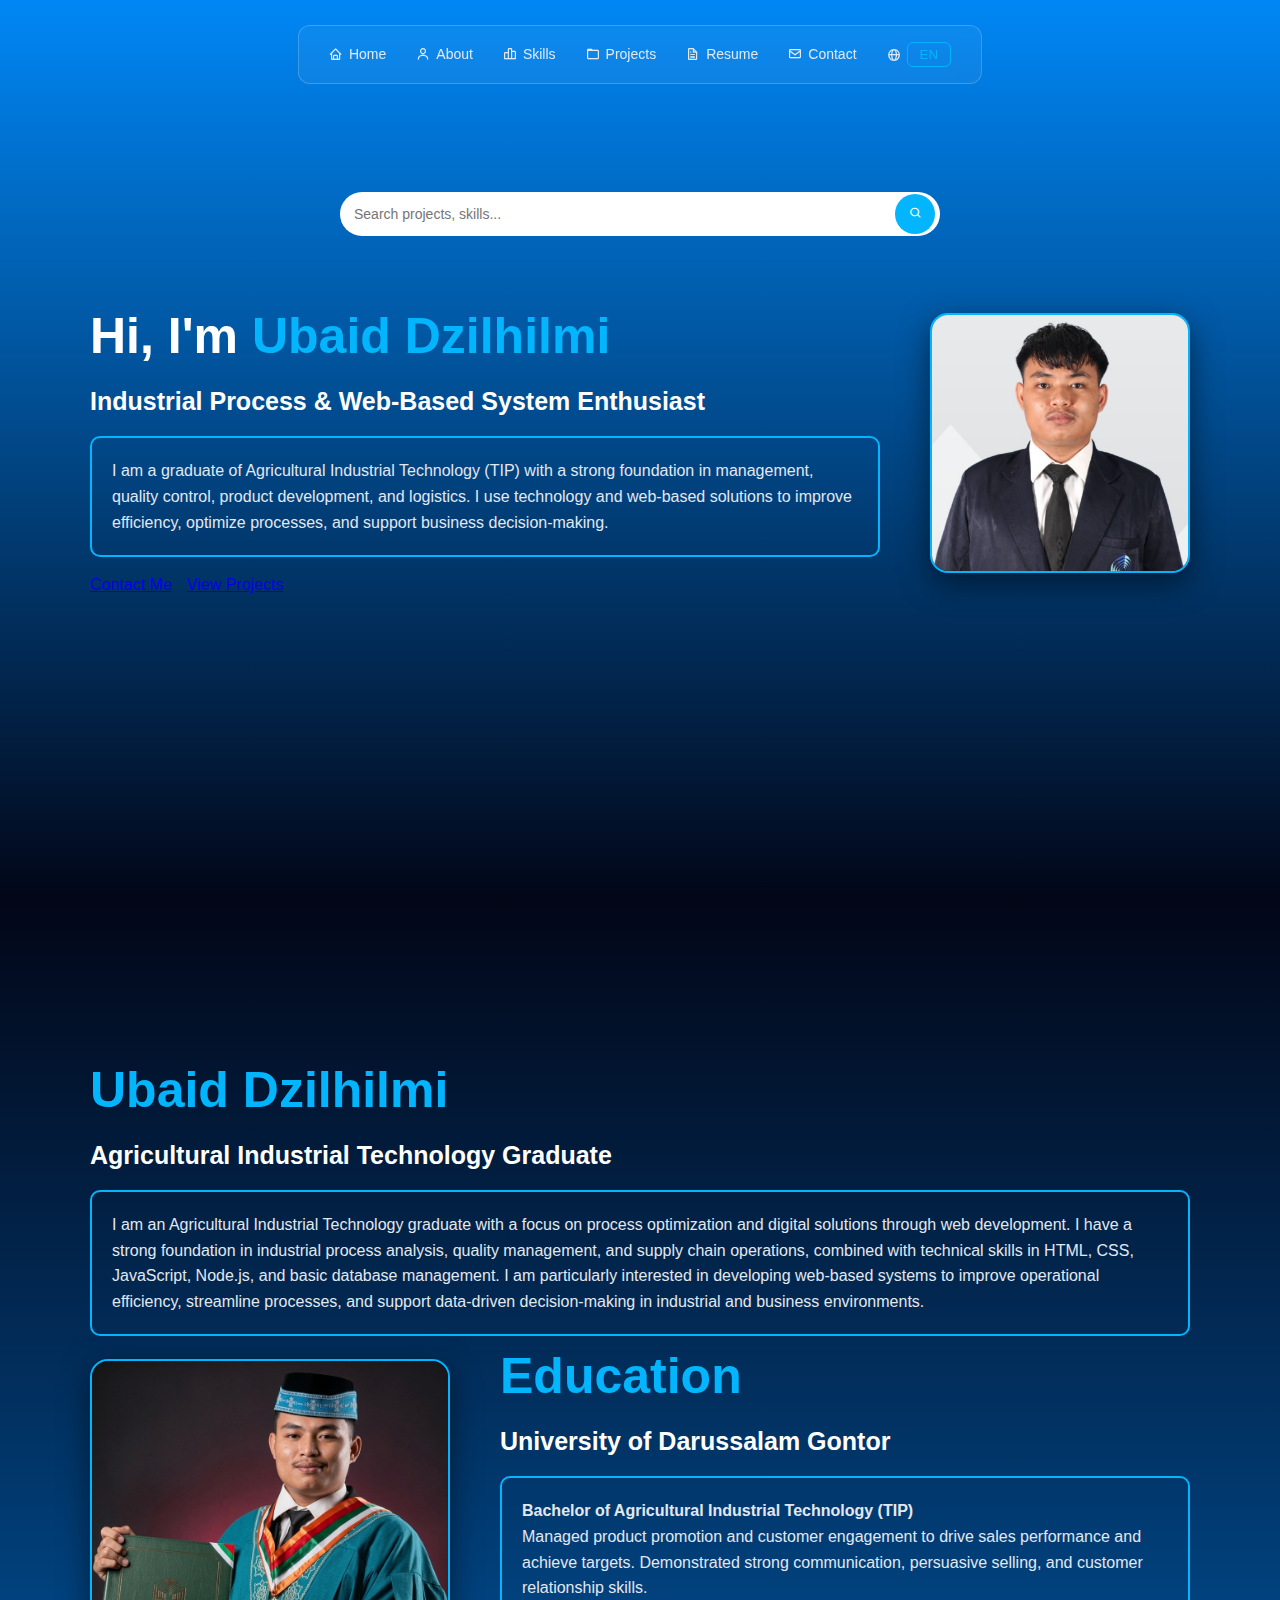
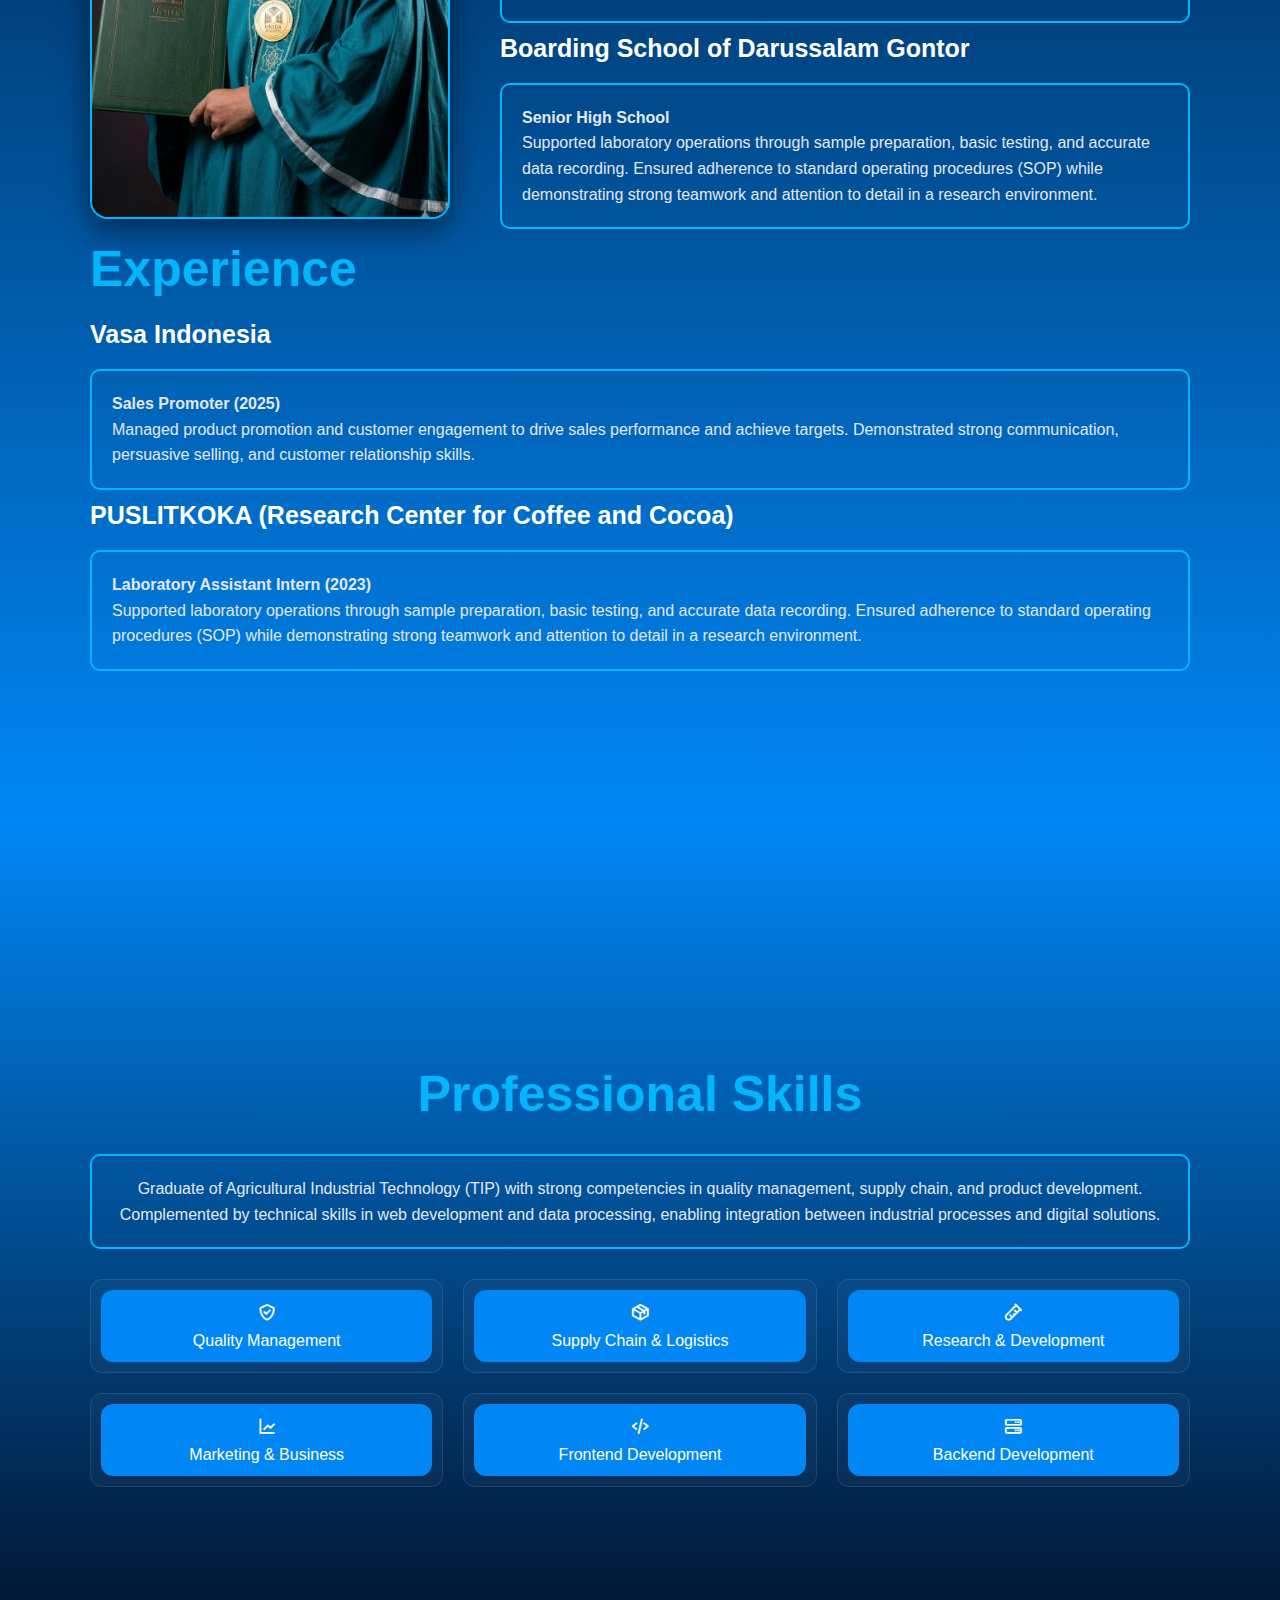
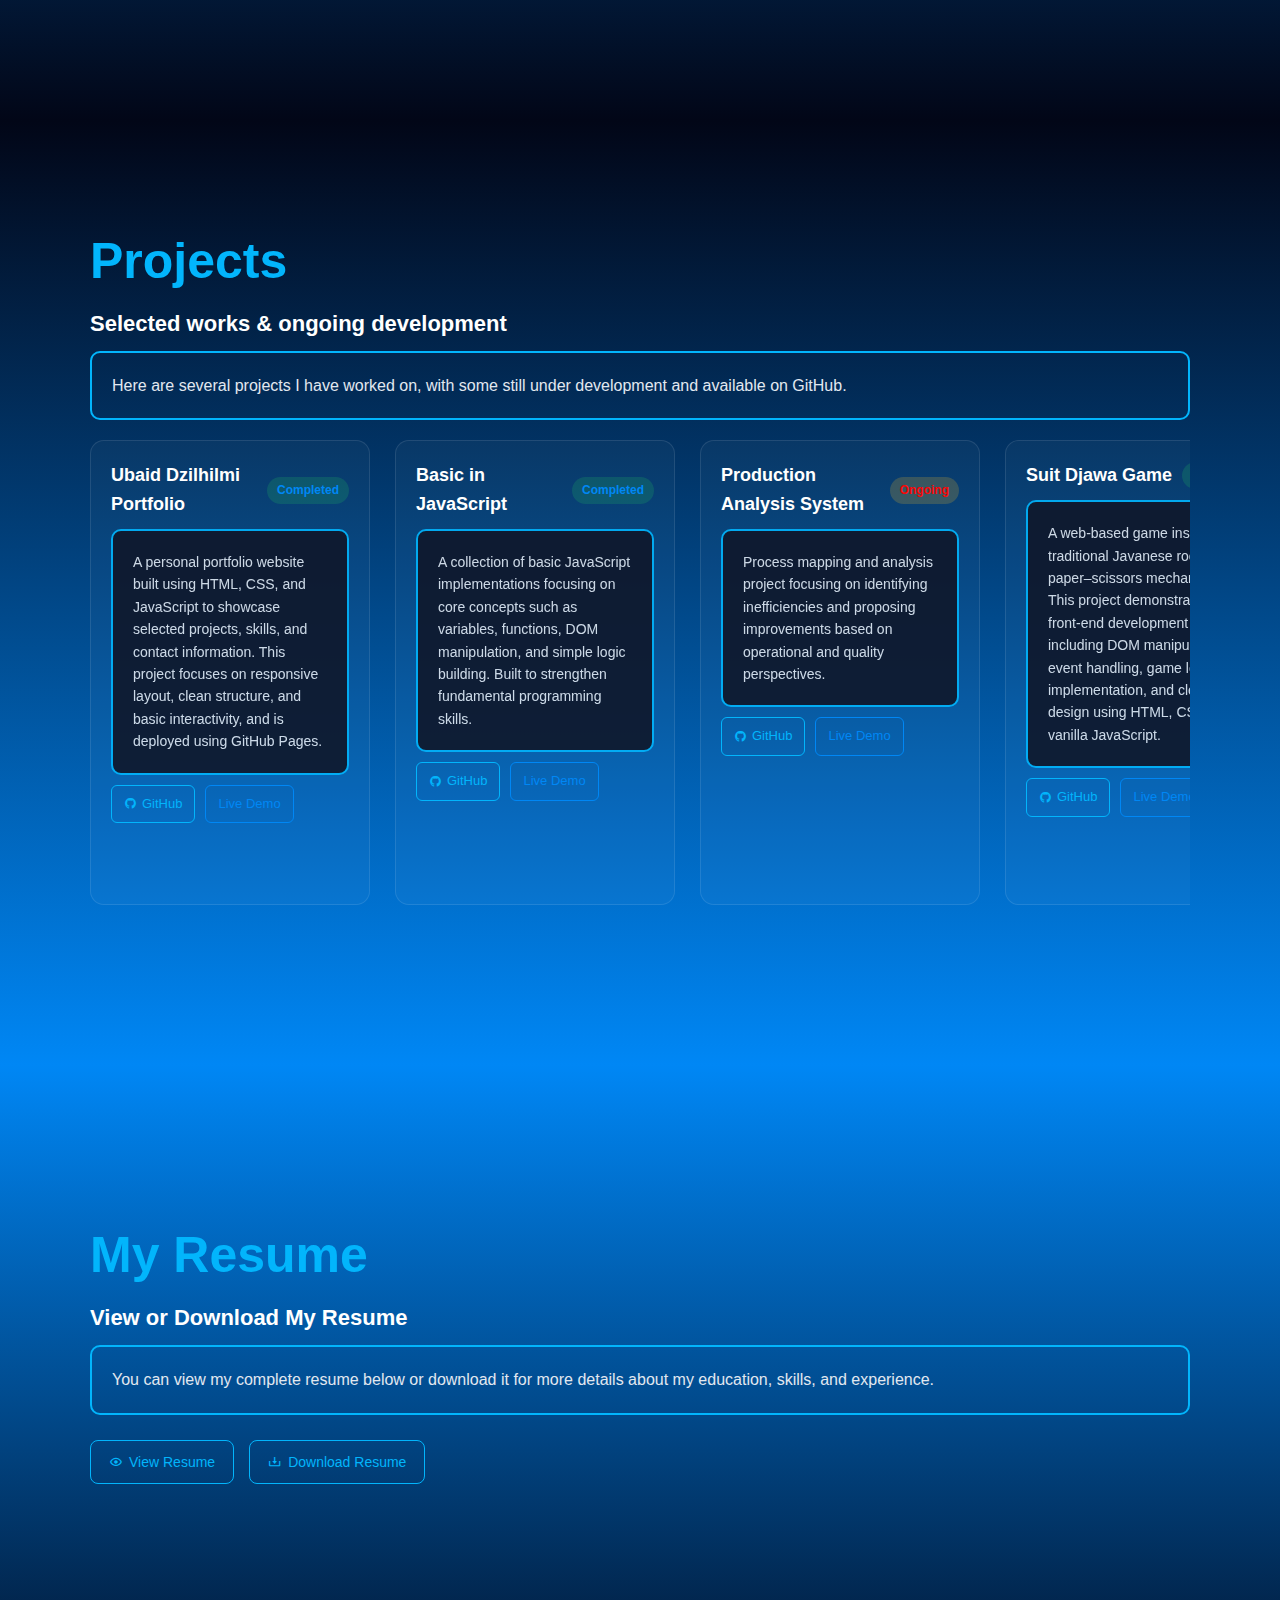
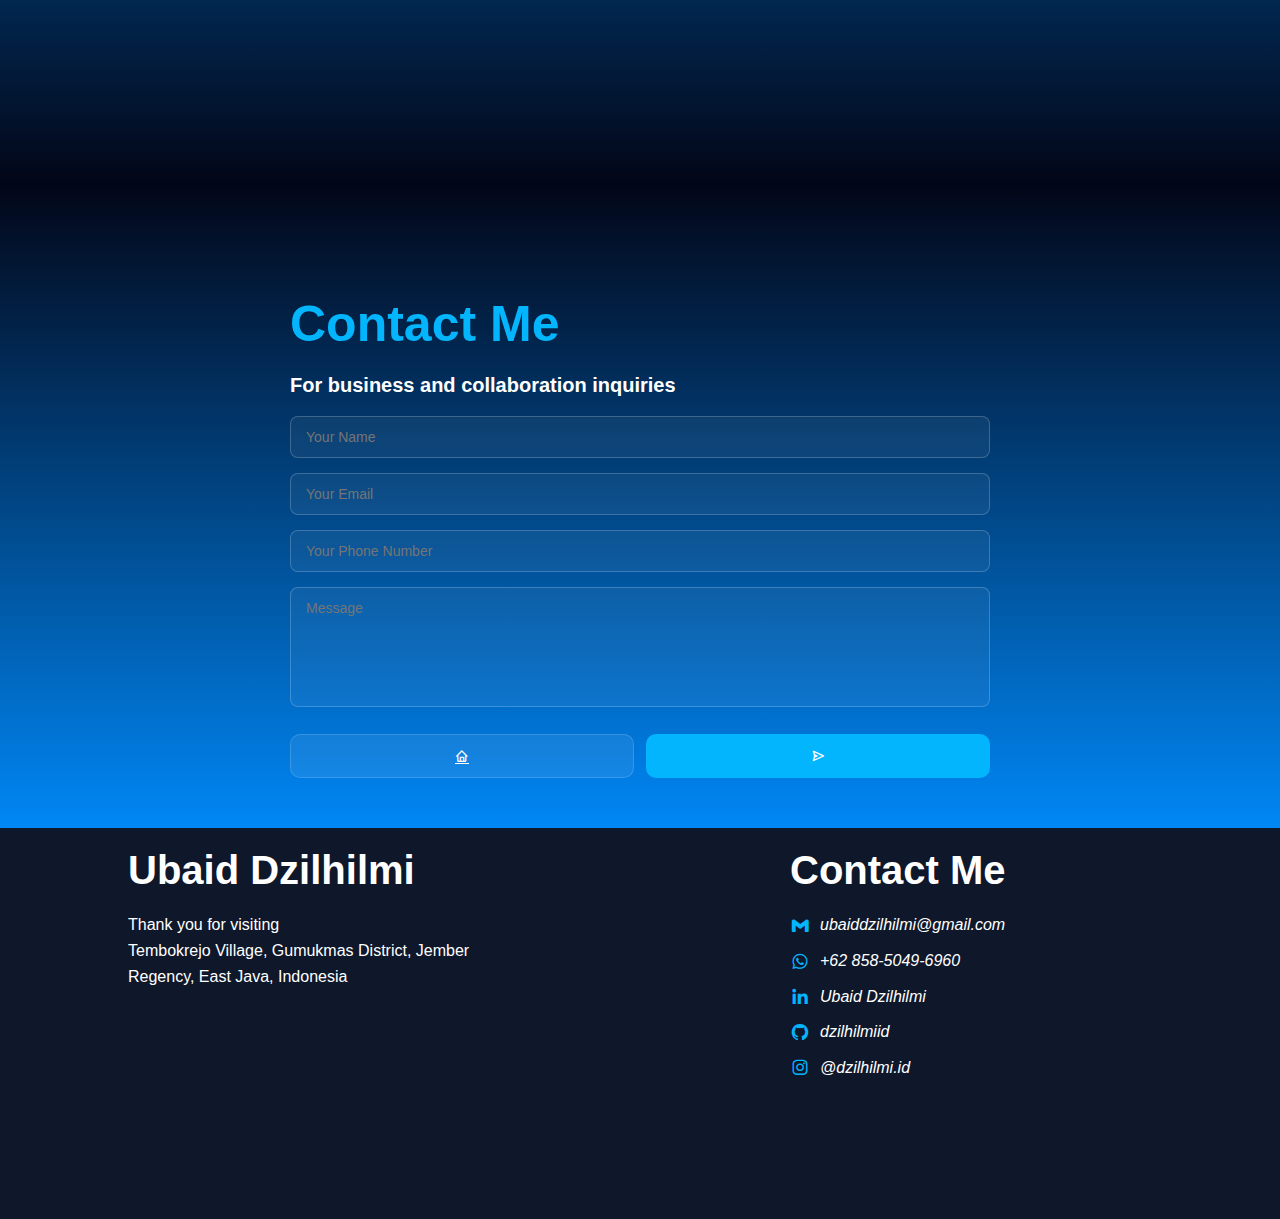
<file: index.html>
<!DOCTYPE html>
<html lang="en">
<head>
  <meta charset="UTF-8">
  <title>Ubaid Dzilhilmi | Portfolio</title>
  <meta name="viewport" content="width=device-width, initial-scale=1">
  <link rel="stylesheet" href="./public/index.css">
  <link href="https://unpkg.com/boxicons@2.1.4/css/boxicons.min.css" rel="stylesheet">
</head>

<body>
  <nav class="navbar">
    <div class="nav-menu">
      <a href="#home" class="nav-item"> 
        <i class='bx bx-home'></i> 
        <span>Home</span>
      </a> 
      <a href="#about" class="nav-item"> 
        <i class='bx bx-user'></i> 
        <span>About</span> 
      </a> 
      <a href="#skill" class="nav-item"> 
        <i class='bx bx-bar-chart-alt-2'></i> 
        <span>Skills</span> 
      </a> 
      <a href="#project" class="nav-item"> 
        <i class='bx bx-folder'></i> 
        <span>Projects</span> 
      </a> 
      <a href="#resume" class="nav-item"> 
        <i class='bx bx-file'></i> 
        <span>Resume</span> 
      </a> 
      <a href="#contact" class="nav-item"> 
        <i class='bx bx-envelope'></i> 
        <span>Contact</span> 
      </a>
    </div>
    <div class="nav-item language-toggle">
      <i class='bx bx-globe'></i>
      <button id="langToggle">EN</button>
    </div>
    <div class="menu-toggle">
      <i class='bx bx-menu'></i>
    </div>
  </nav>

  <main>
  <section id="home" class="home">
    <div class="search-box">
      <input type="text" id="searchInput" placeholder="Search projects, skills...">
        <button type="button" id="searchBtn">
          <i class='bx bx-search'></i>
        </button>
    </div>
    <div class="section-home">
      <div class="content">
        <div class="content-left">
          <h1>Hi, I'm <span>Ubaid Dzilhilmi</span></h1>
          <h3>
            Industrial Process & Web-Based System Enthusiast
          </h3>
          <p>
            I am a graduate of Agricultural Industrial Technology (TIP) with a strong foundation in
            management, quality control, product development, and logistics.
            I use technology and web-based solutions to improve efficiency,
            optimize processes, and support business decision-making.
          </p>
           <div class="index-btn">
          <a href="#contact">Contact Me</a>
          <a href="#project">View Projects</a>
        </div>
        </div>
       
        <div class="content-right">
            <img src="./public/ubaiddzilhilmi.jpg" alt="Ubaid Dzilhilmi">
        </div>
      </div>
    </div>
  </section>
  </main>

  <section id="about" class="about">
    <div class="section-about">
      <div class="content">
      <div class="content-right">
        <h1>Ubaid Dzilhilmi</h1>
        <h3>
          Agricultural Industrial Technology Graduate
        </h3>

        <p>
            I am an Agricultural Industrial Technology graduate with a focus on process optimization and digital solutions through web development.
            I have a strong foundation in industrial process analysis, quality management, and supply chain operations, combined with technical skills in HTML, CSS, JavaScript, Node.js, and basic database management.
            I am particularly interested in developing web-based systems to improve operational efficiency, streamline processes, and support data-driven decision-making in industrial and business environments.
        </p>
        </div>
      </div>
    </div>
    <div class="section-about">
    <div class="content">
      <div class="content-left">
        <img src="./public/ubaiddzilhilmi.png" alt="foto wisuda">
      </div>
      <div class="content-right">
        <h1>Education</h1>
        <h3>University of Darussalam Gontor</h3>
        
        <p>
          <b>Bachelor of Agricultural Industrial Technology (TIP)</b>
          <br>
          Managed product promotion and customer engagement to drive sales performance and achieve targets. Demonstrated strong communication, persuasive selling, and customer relationship skills.        
        </p>
        
        <h3>Boarding School of Darussalam Gontor</h3>
        <p>
          <b>Senior High School</b>
          <br>
          Supported laboratory operations through sample preparation, basic testing, and accurate data recording. Ensured adherence to standard operating procedures (SOP) while demonstrating strong teamwork and attention to detail in a research environment.        
        </p>
      </div>
    </div>

    <div class="section-about">
      <div class="content">
        <div class="content-right">
        <h1>Experience</h1>
        <h3>Vasa Indonesia</h3>
        
        <p>
          <b>Sales Promoter (2025)</b>
          <br>
          Managed product promotion and customer engagement to drive sales performance and achieve targets. Demonstrated strong communication, persuasive selling, and customer relationship skills.        
        </p>
        
        <h3>PUSLITKOKA (Research Center for Coffee and Cocoa)</h3>
        <p>
          <b>Laboratory Assistant Intern (2023)</b>
          <br>
          Supported laboratory operations through sample preparation, basic testing, and accurate data recording. Ensured adherence to standard operating procedures (SOP) while demonstrating strong teamwork and attention to detail in a research environment.        
        </p>
        </div>
      </div>
    </div>
  </section>
  
  <section id="skill" class="skill">
    <div class="section-skill">
      <div class="content">

        <h1>Professional Skills</h1>

        <p class="skill-summary">
          Graduate of Agricultural Industrial Technology (TIP) with strong competencies in 
          quality management, supply chain, and product development. 
          Complemented by technical skills in web development and data processing, 
          enabling integration between industrial processes and digital solutions.
        </p>

        <div class="skills-container">
          <div class="skill-item">
            <button class="skill-btn">
              <i class='bx bx-check-shield'></i>
              Quality Management</button>
            <div class="skill-content">
              <ul>
                <li>Quality Control & Assurance</li>
                <li>Quality Tools: FMEA, SPC, 7 QC Tools, Root Cause Analysis</li>
                <li>QMS: ISO 9001, SOP Documentation, Internal Audit</li>
                <li>Soft Skills: Analytical Thinking, Attention to Detail, Problem Solving</li>
              </ul>
            </div>
          </div>

          <div class="skill-item">
            <button class="skill-btn">
              <i class='bx bx-package'></i>
              Supply Chain & Logistics
            </button>
            <div class="skill-content">
              <ul>
                <li>Supply Chain Planning: Demand Forecasting, Inventory Planning</li>
                <li>Warehouse: FIFO/FEFO, Stock Opname, Warehouse Operations</li>
                <li>Inventory Management: EOQ, Safety Stock, Reorder Point</li>
                <li>Tools: Microsoft Excel, ERP (SAP/Odoo)</li>
                <li>Soft Skills: Analytical Thinking, Problem Solving, Communication</li>
              </ul>
            </div>
          </div>

          <div class="skill-item">
            <button class="skill-btn">
              <i class='bx bx-test-tube'></i>
              Research & Development
            </button>
            <div class="skill-content">
              <ul>
                <li>R&D Process: Product Development, Reformulation, Experimental Design</li>
                <li>Analysis: Design of Experiments (DOE), Data Analysis (Excel)</li>
                <li>Testing: Quality Testing, Shelf Life Analysis, Organoleptic Test</li>
                <li>Documentation: SOP Development, Research Reporting</li>
                <li>Soft Skills: Critical Thinking, Creativity, Problem Solving</li>
              </ul>
            </div>
          </div>

          <div class="skill-item">
            <button class="skill-btn">
              <i class='bx bx-line-chart'></i>
              Marketing & Business
            </button>
            <div class="skill-content">
              <ul>
                <li>Market Research: Customer Analysis, Competitor Analysis</li>
                <li>Content: Copywriting, Content Creation, Storytelling</li>
                <li>Digital Marketing: Social Media Marketing, Content Strategy, SEO</li>
                <li>Soft Skills: Creativity, Communication, Persuasion</li>
              </ul>
            </div>
          </div>

          <div class="skill-item">
            <button class="skill-btn">
              <i class='bx bx-code-alt'></i>
              Frontend Development
            </button>
            <div class="skill-content">
              <ul>
                <li>HTML, CSS, JavaScript (Responsive Design)</li>
                <li>DOM Manipulation & Event Handling</li>
                <li>UI Frameworks: Bootstrap</li>
                <li>Basic React.js</li>
                <li>UI/UX Principles (User-Centered Design)</li>
                <li>Tools: VS Code, Git</li>
              </ul>
            </div>
          </div>
          <div class="skill-item">
            <button class="skill-btn">
              <i class='bx bx-server'></i>
              Backend Development 
            </button>
            <div class="skill-content">
              <ul>
                <li>Node.js (Basic)</li>
                <li>Express.js (Routing & API)</li>
                <li>RESTful API Development (Basic)</li>
                <li>Authentication (Session / Basic Auth)</li>
                <li>Database Integration (MySQL, PostgreSQL)</li>
                <li>CRUD Operations</li>
              </ul>
            </div>
          </div>
        </div>
      </div>
    </div>
  </section>
  
  <section id="project" class="project">
    <div class="section-project">
      <div class="content">
        <h1>Projects</h1>
        <h3>Selected works & ongoing development</h3>
        <p>
          Here are several projects I have worked on, with some still under development and available on GitHub.
        </p>
      </div>

    <div class="page-body">

      <div class="projects-grid">

        <div class="project-card">
          <div class="project-header">
            <h4>Ubaid Dzilhilmi Portfolio</h4>
            <span class="project-badge completed">Completed</span>
          </div>

          <p class="project-desc">
            A personal portfolio website built using HTML, CSS, and JavaScript to showcase
            selected projects, skills, and contact information. This project focuses on
            responsive layout, clean structure, and basic interactivity, and is deployed
            using GitHub Pages.
          </p>

          <div class="project-actions">
            <a href="https://github.com/dzilhilmiid/latihan-24"
               target="_blank"
               class="project-link">
              <i class='bx bxl-github'></i> GitHub
            </a>
            <a href="https://example.com"
               target="_blank"
               class="project-link demo">
              Live Demo
            </a> 
          </div>
        </div>

        <div class="project-card">
          <div class="project-header">
            <h4>Basic in JavaScript</h4>
            <span class="project-badge completed">Completed</span>
          </div>

          <p class="project-desc">
            A collection of basic JavaScript implementations focusing on core concepts such as
            variables, functions, DOM manipulation, and simple logic building. Built to strengthen
            fundamental programming skills.
          </p>

          <div class="project-actions">
            <a href="https://github.com/dzilhilmiid/basicinjavascript"
               target="_blank"
               class="project-link">
              <i class='bx bxl-github'></i> GitHub
            </a>

            <a href="https://example.com"
               target="_blank"
               class="project-link demo">
              Live Demo
            </a> 
          </div>
        </div>

        <div class="project-card">
          <div class="project-header">
            <h4>Production Analysis System</h4>
            <span class="project-badge ongoing">Ongoing</span>          
          </div>

          <p class="project-desc">
            Process mapping and analysis project focusing on identifying inefficiencies
            and proposing improvements based on operational and quality perspectives.
          </p>

          <div class="project-actions">
            <a href="https://github.com/dzilhilmiid/latihan-24"
               target="_blank"
               class="project-link">
              <i class='bx bxl-github'></i> GitHub
            </a>
            <a href="https://example.com"
               target="_blank"
               class="project-link demo">
              Live Demo
            </a> 
          </div>
        </div>

        <div class="project-card">
          <div class="project-header">
            <h4>Suit Djawa Game</h4>
            <span class="project-badge completed">Completed</span>          
          </div>

          <p class="project-desc">
            A web-based game inspired by traditional Javanese rock–paper–scissors mechanics. This project demonstrates core front-end development skills, including DOM manipulation, event handling, game logic implementation, and clean UI design using HTML, CSS, and vanilla JavaScript.
          </p>

          <div class="project-actions">
            <a href="https://github.com/dzilhilmiid/latihan-24"
               target="_blank"
               class="project-link">
              <i class='bx bxl-github'></i> GitHub
            </a>
            <a href="https://example.com"
               target="_blank"
               class="project-link demo">
              Live Demo
            </a> 
          </div>
        </div>

        <div class="project-card">
          <div class="project-header">
            <h4>Point of Sales</h4>
            <span class="project-badge ongoing">Ongoing</span>          
          </div>

          <p class="project-desc">
            A web-based Point of Sales (POS) application for managing bread distribution to sales members. Built with HTML, CSS, JavaScript, Node.js, Express.js, and MySQL, featuring product listing, member transactions, and basic sales records. Demonstrates full-stack development, database integration, and version control using Git.          
          </p>
          <div class="project-actions">
            <a href="https://github.com/dzilhilmiid/latihan-24"
               target="_blank"
               class="project-link">
              <i class='bx bxl-github'></i> GitHub
            </a>
            <a href="https://example.com"
               target="_blank"
               class="project-link demo">
              Live Demo
            </a> 
          </div>
        </div>

        <div class="project-card">
          <div class="project-header">
            <h4>My Gudang</h4>
            <span class="project-badge ongoing">Ongoing</span>          
          </div>
          <p class="project-desc">
            A warehouse management system prototype designed to manage inventory, stock movement, and basic reporting. This project focuses on improving stock tracking accuracy and warehouse efficiency through a simple web-based system.          
        </p>
          <div class="project-actions">
            <a href="https://github.com/dzilhilmiid/latihan-24"
               target="_blank"
               class="project-link">
              <i class='bx bxl-github'></i> GitHub
            </a>
            <a href="https://example.com"
               target="_blank"
               class="project-link demo">
              Live Demo
            </a> 
          </div>
        </div>
      </div>
    </div>
  </section>

  <section id="resume" class="resume">
    <div class="section-wrapper">
      <div class="content">

        <h1>My Resume</h1>
        <h3>
          View or Download My Resume
        </h3>
        <p>
          You can view my complete resume below or download it for more details about my education, skills, and experience.
        </p>
        
        <div class="resume-wrapper">
          <div class="home-btn">
            <a href="#" id="viewBtn">
              <i class='bx bx-show'></i>
              View Resume
            </a>
            <a href="./source/Ubaid_Dzilhilmi_Resume.pdf" target="_blank">
              <i class='bx bx-download'></i>
              Download Resume
            </a>
          </div>
          <div class="cv-frame" id="cvFrame">
            <iframe src="./source/Ubaid_Dzilhilmi_Resume.pdf"></iframe>
          </div>
        </div>
      </div>
    </div>
  </section>

  <section id="contact" class="contact">  <div class="contact-content">    
    <header class="contact-header">
      <h1>Contact Me</h1>
      <h3>For business and collaboration inquiries</h3>
    </header>
      
      <form class="contact-form">
        <input type="text" name="name" placeholder="Your Name" required>
        
        <input type="email" name="email" placeholder="Your Email" required>

        <input type="tel" name="phone" placeholder="Your Phone Number">

        <textarea name="message" placeholder="Message" required></textarea>
        
        <div class="contact-actions">
          <a href="../index.html" class="btn-back">
            <i class='bx bx-home'></i>
          </a>
          
          <button type="submit" class="btn-send">
            <i class="bx bx-send"></i>
          </button>
        </div>
        
        <p class="form-status" style="display:none;"></p>
      </form>
  </section>

  <script src="./js/main.js"></script>
</body>

<footer>
  <div class="footer-left">
    <h2>Ubaid Dzilhilmi</h2>
    <p>Thank you for visiting</p>
    <p>
      Tembokrejo Village, Gumukmas District, Jember Regency,
      East Java, Indonesia
    </p>
    <div class="footer-map">
      <iframe 
        src="https://www.google.com/maps?q=Jember,+East+Java&output=embed"
        loading="lazy"
        referrerpolicy="no-referrer-when-downgrade">
      </iframe>
    </div>
  </div>

  <div class="footer-right">
    <h3>Contact Me</h3>
    <address>
      <a href="mailto:ubaiddzilhilmi@gmail.com">
        <i class='bx bxl-gmail'></i>
        <span>ubaiddzilhilmi@gmail.com</span>
      </a>

      <a href="https://wa.me/6285850496960" target="_blank" rel="noopener noreferrer">
        <i class='bx bxl-whatsapp'></i>
        <span>+62 858-5049-6960</span>
      </a>

      <a href="https://www.linkedin.com/in/ubaid-dzilhilmi-8a41052b5/" target="_blank" rel="noopener noreferrer">
        <i class='bx bxl-linkedin'></i>
        <span>Ubaid Dzilhilmi</span>
      </a>

      <a href="https://github.com/dzilhilmiid" target="_blank" rel="noopener noreferrer">
        <i class='bx bxl-github'></i>
        <span>dzilhilmiid</span>
      </a>

      <a href="https://instagram.com/dzilhilmi.id" target="_blank" rel="noopener noreferrer">
        <i class='bx bxl-instagram'></i>
        <span>@dzilhilmi.id</span>
      </a>
    </address>
  </div>
</footer>
</html>
</file>
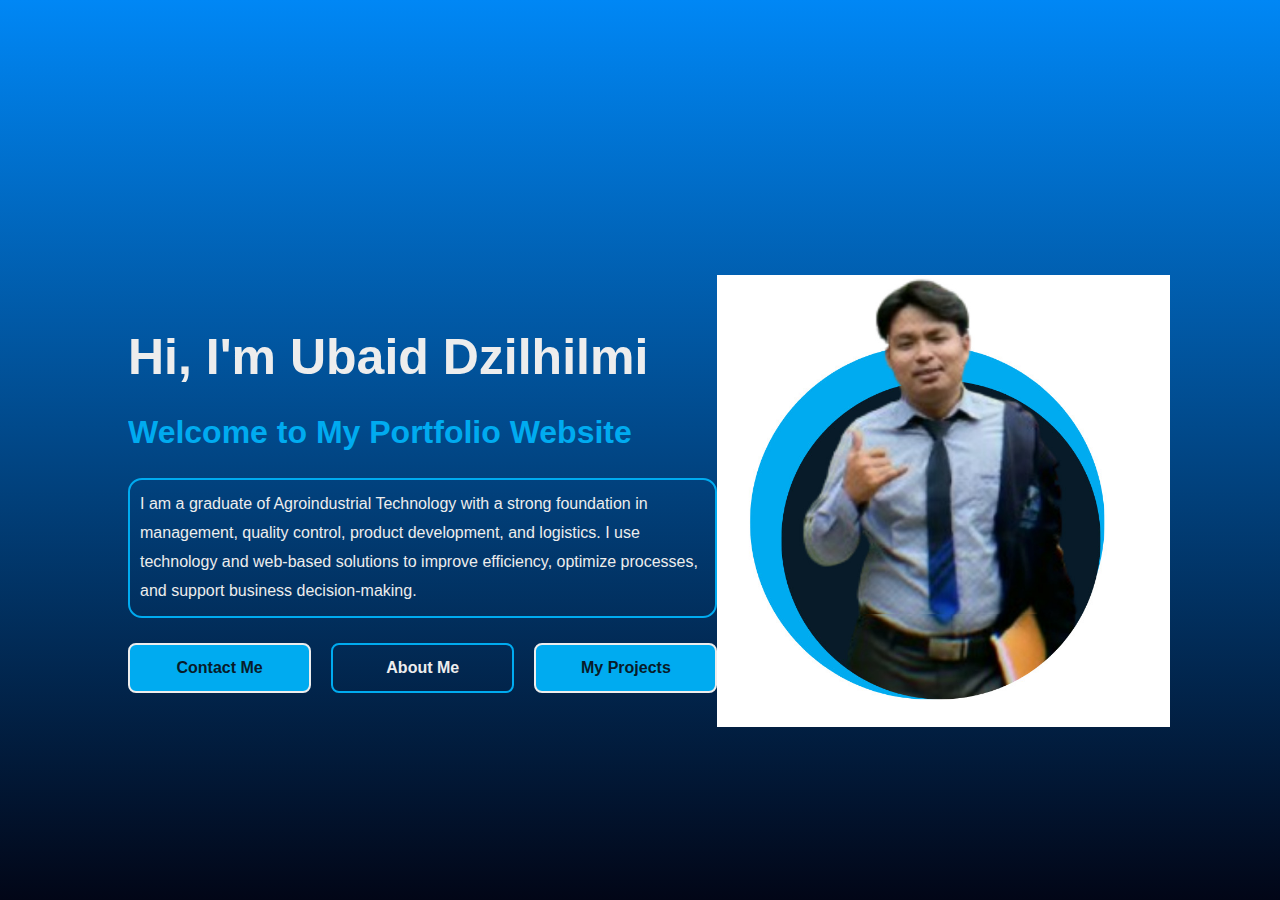
<file: controller/index.html>
<!DOCTYPE html>
<html lang="en">
<head>
  <meta charset="UTF-8">
  <title>Ubaid Dzilhilmi</title>
  <meta name="viewport" content="width=device-width, initial-scale=1">

  <!-- CSS -->
  <link rel="stylesheet" href="../public/style.css">
  <link rel="stylesheet" href="../public/index.css">
  <link rel="stylesheet" href="../public/about.css">
  <link rel="stylesheet" href="../public/contact.css">
  <link rel="stylesheet" href="../public/project.css">

  <!-- Icons -->
  <link href="https://unpkg.com/boxicons@2.1.4/css/boxicons.min.css" rel="stylesheet">
</head>

<body>

  <!-- HOME SECTION -->
  <section class="home">
    <div class="section-wrapper">

      <div class="home-content">
        <h1>Hi, I'm <span>Ubaid Dzilhilmi</span></h1>
        <h3>Welcome to My Portfolio Website</h3>

        <p>
          I am a graduate of Agroindustrial Technology with a strong foundation in
          management, quality control, product development, and logistics.
          I use technology and web-based solutions to improve efficiency,
          optimize processes, and support business decision-making.
        </p>

        <div class="home-btn">
          <a href="contact.html">Contact Me</a>
          <a href="about.html">About Me</a>
          <a href="project.html">My Projects</a>
        </div>
      </div>

      <div class="home-photo">
        <img src="../img/foto.png" alt="Foto Ubaid Dzilhilmi">
      </div>

    </div>
  </section>

<script src="../js/main.js"></script>
</body>
</html>
</file>
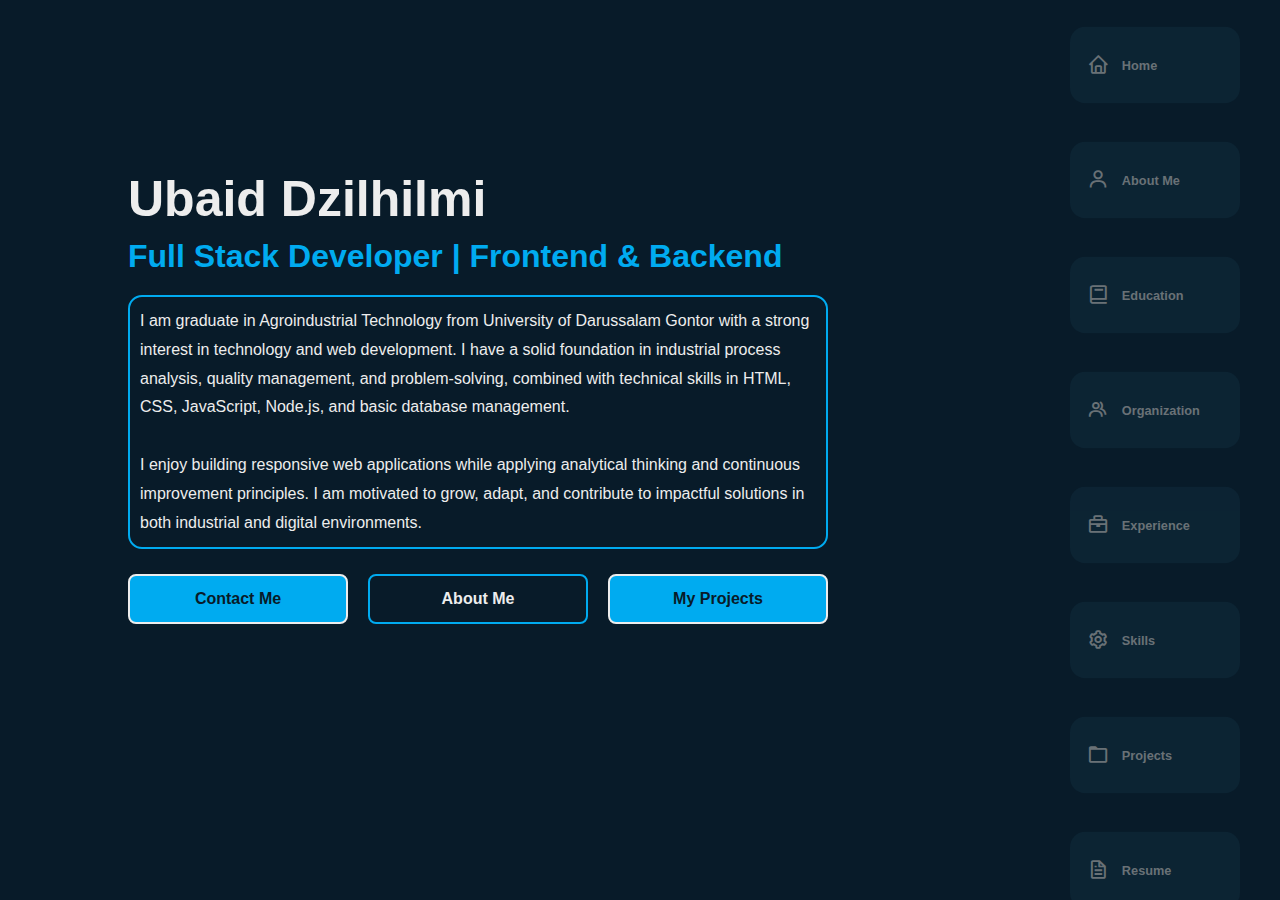
<file: controller/about.html>
<!DOCTYPE html>
<html lang="en">
<head>
  <meta charset="UTF-8">
  <title>Ubaid Dzilhilmi | About</title>
  <meta name="viewport" content="width=device-width, initial-scale=1">

  <link rel="stylesheet" href="../public/style.css">
  <link rel="stylesheet" href="../public/about.css">
  
  <link href="https://unpkg.com/boxicons@2.1.4/css/boxicons.min.css" rel="stylesheet">
</head>

<body>
  <!-- HAMBURGER -->
  <div class="menu-toggle" id="menu-toggle">
    <i class='bx bx-menu'></i>
  </div>

  <!-- SIDEBAR -->
  <nav class="sidebar-full">
    <!-- Tombol Scrooll-->
     <div class="scroll-btn left" onclick="scrollMenu(-150)">
        <i class='bx bx-chevron-left'></i>
      </div>
      
      <div class="scroll-btn right" onclick="scrollMenu(150)">
        <i class='bx bx-chevron-right'></i>
      </div>
      
    <div class="story-menu">

      <a href="../index.html" class="story-item">
        <i class='bx bx-home'></i>
        <span>Home</span>
      </a>

      <a href="./controller/about.html" class="story-item">
        <i class='bx bx-user'></i>
        <span>About Me</span>
      </a>

      <a href="./education.html" class="story-item">
        <i class='bx bx-book'></i>
        <span>Education</span>
      </a>

      <a href="./organization" class="story-item">
        <i class='bx bx-group'></i>
        <span>Organization</span>
      </a>

      <a href="experience.html" class="story-item">
        <i class='bx bx-briefcase'></i>
        <span>Experience</span>
      </a>

      <a href="skill.html" class="story-item">
        <i class='bx bx-cog'></i>
        <span>Skills</span>
      </a>

      <a href="project.html" class="story-item">
        <i class='bx bx-folder'></i>
        <span>Projects</span>
      </a>

      <a href="#resume" class="story-item">
        <i class='bx bx-file'></i>
        <span>Resume</span>
      </a>

      <a href="faq.html" class="story-item">
        <i class='bx bx-help-circle'></i>
        <span>FAQ</span>
      </a>

      <a href="#contact" class="story-item">
        <i class='bx bx-envelope'></i>
        <span>Contact</span>
      </a>

    </div>
  </nav>

  <!-- HOME SECTION -->
  <section id="home" class="home">
    <div class="section-wrapper">
      <div class="home-content">

        <h1>Ubaid Dzilhilmi</span></h1>
        <h3>
          Full Stack Developer | Frontend & Backend
        </h3>

        <p>
          I am graduate in Agroindustrial Technology from University of Darussalam Gontor with a strong interest in technology and web development. I have a solid foundation in industrial process analysis, quality management, and problem-solving, combined with technical skills in HTML, CSS, JavaScript, Node.js, and basic database management.
        <br>
        <br>
          I enjoy building responsive web applications while applying analytical thinking and continuous improvement principles. I am motivated to grow, adapt, and contribute to impactful solutions in both industrial and digital environments.
        </p>
        <div class="home-btn">
          <a href="../controller/contact.html">Contact Me</a>
          <a href="../controller/about.html">About Me</a>
          <a href="../controller/project.html">My Projects</a>
        </div>

      </div>
    </div>

  </section>

  <!-- JS -->
  <script src="../js/main.js"></script>

</body>
</html>
</file>
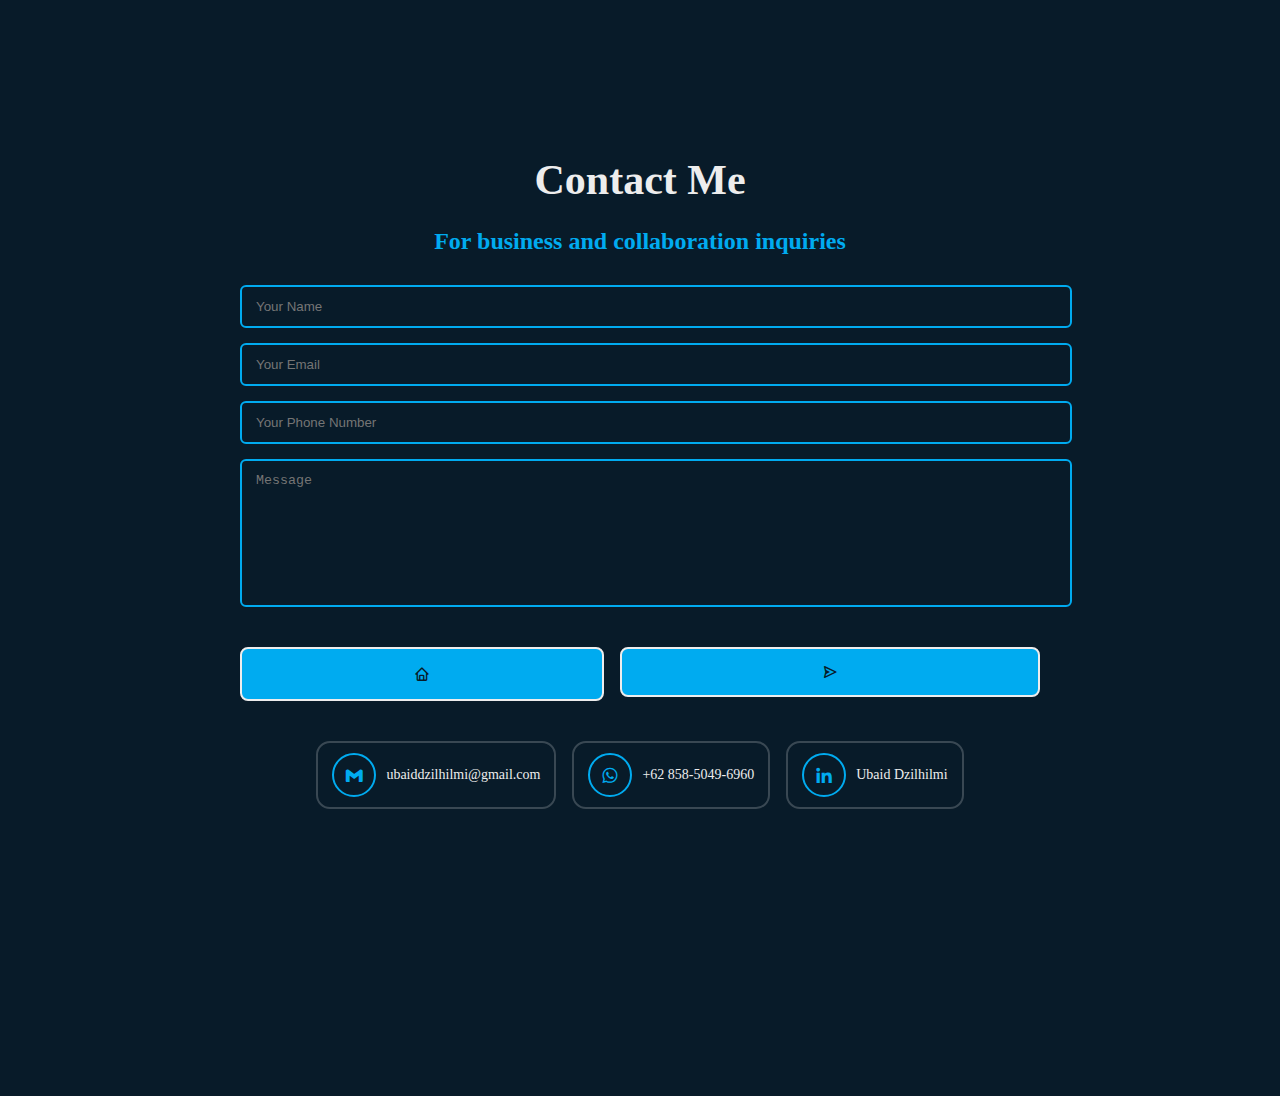
<file: controller/contact.html>
<!DOCTYPE HTML>
<html lang="en">
<head>
  <meta charset="UTF-8">
  <title>Ubaid Dzilhilmi | Contact</title>
  <meta name="viewport" content="width=device-width, initial-scale=1">

  <link rel="stylesheet" href="../public/contact.css">
  
  <link href="https://unpkg.com/boxicons@2.1.4/css/boxicons.min.css" rel="stylesheet">
</head>

<body>
  <section class="contact">  
  <div class="contact-content">    
    <header class="contact-header">
      <h1>Contact Me</h1>
      <h3>For business and collaboration inquiries</h3>
    </header>
      
      <form class="contact-form">
        <input type="text" name="name" placeholder="Your Name" required>
        
        <input type="email" name="email" placeholder="Your Email" required>

        <input type="tel" name="phone" placeholder="Your Phone Number">

        <textarea name="message" placeholder="Message" required></textarea>
        
        <div class="contact-actions">
          <a href="../index.html" class="btn-back">
            <i class='bx bx-home'></i>
          </a>
          
          <button type="submit" class="btn-send">
            <i class="bx bx-send"></i>
          </button>
        </div>
        <!-- pesan feedback -->
        
        <p class="form-status" style="display:none;"></p>
      </form>
      
      <div class="footer-sci">
        <a href="mailto:ubaiddzilhilmi@gmail.com">
          <i class='bx bxl-gmail'></i>
          <span class="sci-name">ubaiddzilhilmi@gmail.com</span>
        </a>
    
        <a href="https://wa.me/6285850496960">
          <i class='bx bxl-whatsapp'></i>
          <span class="sci-name">+62 858-5049-6960</span>
        </a>
    
        <a href="https://www.linkedin.com/in/ubaid-dzilhilmi-8a41052b5/">
          <i class='bx bxl-linkedin'></i>
          <span class="sci-name">Ubaid Dzilhilmi</span>
        </a>
      </div>
    </div>
  </section>
  
  <script src="../js/main.js"></script>
</body>
</html>
</file>
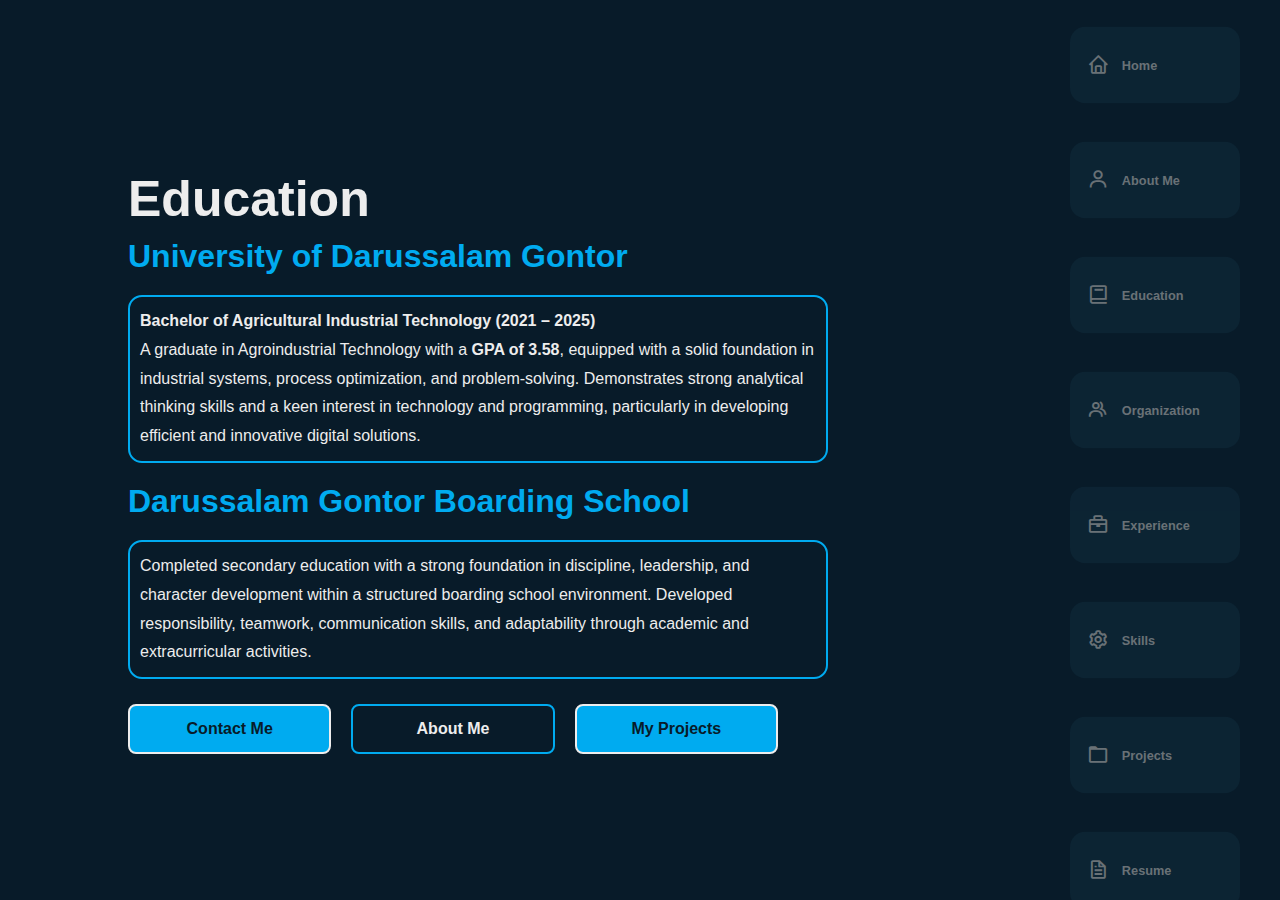
<file: controller/education.html>
<!DOCTYPE html>
<html lang="en">
<head>
  <meta charset="UTF-8">
  <title>Ubaid Dzilhilmi | Educations</title>
  <meta name="viewport" content="width=device-width, initial-scale=1">

  <!-- CSS -->
  <link rel="stylesheet" href="../public/style.css">
  <link rel="stylesheet" href="../public/education.css">

  <!-- Icons -->
  <link href="https://unpkg.com/boxicons@2.1.4/css/boxicons.min.css" rel="stylesheet">
</head>

<body>
  <!-- HAMBURGER -->
  <div class="menu-toggle" id="menu-toggle">
    <i class='bx bx-menu'></i>
  </div>

  <!-- SIDEBAR -->
  <nav class="sidebar-full">
    <!-- Tombol Scrooll-->
     <div class="scroll-btn left" onclick="scrollMenu(-150)">
        <i class='bx bx-chevron-left'></i>
      </div>
      
      <div class="scroll-btn right" onclick="scrollMenu(150)">
        <i class='bx bx-chevron-right'></i>
      </div>
      
    <div class="story-menu">

      <a href="../index.html" class="story-item">
        <i class='bx bx-home'></i>
        <span>Home</span>
      </a>

      <a href="./about.html" class="story-item">
        <i class='bx bx-user'></i>
        <span>About Me</span>
      </a>

      <a href="./education.html" class="story-item">
        <i class='bx bx-book'></i>
        <span>Education</span>
      </a>

      <a href="./organization.html" class="story-item">
        <i class='bx bx-group'></i>
        <span>Organization</span>
      </a>

      <a href="experience.html" class="story-item">
        <i class='bx bx-briefcase'></i>
        <span>Experience</span>
      </a>

      <a href="skill.html" class="story-item">
        <i class='bx bx-cog'></i>
        <span>Skills</span>
      </a>

      <a href="project.html" class="story-item">
        <i class='bx bx-folder'></i>
        <span>Projects</span>
      </a>

      <a href="#resume" class="story-item">
        <i class='bx bx-file'></i>
        <span>Resume</span>
      </a>

      <a href="faq.html" class="story-item">
        <i class='bx bx-help-circle'></i>
        <span>FAQ</span>
      </a>

      <a href="contact.html" class="story-item">
        <i class='bx bx-envelope'></i>
        <span>Contact</span>
      </a>

    </div>
  </nav>

  <!-- HOME SECTION -->
  <section id="home" class="home">
    <div class="section-wrapper">
      <div class="home-content">

        <h1>Education</h1>
        <h3>University of Darussalam Gontor</h3>
        <p>
          <b>Bachelor of Agricultural Industrial Technology (2021 – 2025)</b>
          <br>
          A graduate in Agroindustrial Technology with a <b>GPA of 3.58</b>, equipped with a solid foundation in industrial systems, process optimization, and problem-solving. Demonstrates strong analytical thinking skills and a keen interest in technology and programming, particularly in developing efficient and innovative digital solutions.        
        </p>
        
        <h3>Darussalam Gontor Boarding School</h3>
        <p>
          Completed secondary education with a strong foundation in discipline, leadership, and character development within a structured boarding school environment. Developed responsibility, teamwork, communication skills, and adaptability through academic and extracurricular activities.        
        </p>
        <div class="home-btn">
          <a href="../controller/contact.html">Contact Me</a>
          <a href="../controller/about.html">About Me</a>
          <a href="../controller/project.html">My Projects</a>
        </div>

      </div>
    </div>

  </section>

  <!-- JS -->
  <script src="../js/main.js"></script>

</body>
</html>
</file>
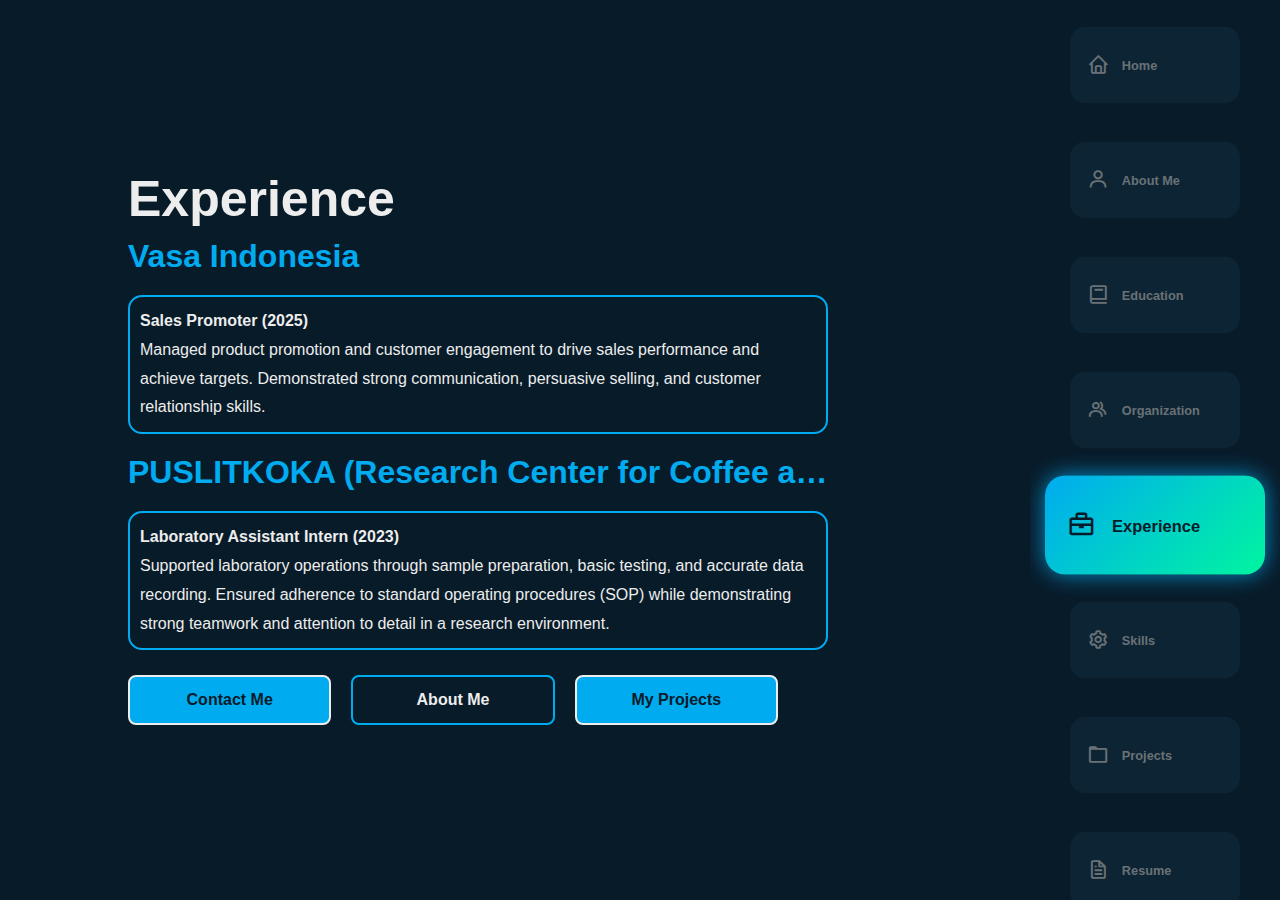
<file: controller/experience.html>
<!DOCTYPE html>
<html lang="en">
<head>
  <meta charset="UTF-8">
  <title>Ubaid Dzilhilmi | Experiences</title>
  <meta name="viewport" content="width=device-width, initial-scale=1">

  <link rel="stylesheet" href="../public/experience.css">

  <link href="https://unpkg.com/boxicons@2.1.4/css/boxicons.min.css" rel="stylesheet">
</head>

<body>
  <!-- HAMBURGER -->
  <div class="menu-toggle" id="menu-toggle">
    <i class='bx bx-menu'></i>
  </div>

  <!-- SIDEBAR -->
  <nav class="sidebar-full">
    <!-- Tombol Scrooll-->
     <div class="scroll-btn left" onclick="scrollMenu(-150)">
        <i class='bx bx-chevron-left'></i>
      </div>
      
      <div class="scroll-btn right" onclick="scrollMenu(150)">
        <i class='bx bx-chevron-right'></i>
      </div>
      
    <div class="story-menu">

      <a href="../index.html" class="story-item">
        <i class='bx bx-home'></i>
        <span>Home</span>
      </a>

      <a href="./about.html" class="story-item">
        <i class='bx bx-user'></i>
        <span>About Me</span>
      </a>

      <a href="./education.html" class="story-item">
        <i class='bx bx-book'></i>
        <span>Education</span>
      </a>

      <a href="./organization.html" class="story-item">
        <i class='bx bx-group'></i>
        <span>Organization</span>
      </a>

      <a href="./experience.html" class="story-item active">
        <i class='bx bx-briefcase'></i>
        <span>Experience</span>
      </a>

      <a href="./skill.html" class="story-item">
        <i class='bx bx-cog'></i>
        <span>Skills</span>
      </a>

      <a href="./project.html" class="story-item">
        <i class='bx bx-folder'></i>
        <span>Projects</span>
      </a>

      <a href="./resume.html" class="story-item">
        <i class='bx bx-file'></i>
        <span>Resume</span>
      </a>

      <a href="./faq.html" class="story-item">
        <i class='bx bx-help-circle'></i>
        <span>FAQ</span>
      </a>

      <a href="./contact.html" class="story-item">
        <i class='bx bx-envelope'></i>
        <span>Contact</span>
      </a>

    </div>
  </nav>

  <!-- HOME SECTION -->
  <section id="home" class="home">
    <div class="section-wrapper">
      <div class="home-content">

        <h1>Experience</h1>
        <h3>Vasa Indonesia</h3>
        
        <p>
          <b>Sales Promoter (2025)</b>
          <br>
          Managed product promotion and customer engagement to drive sales performance and achieve targets. Demonstrated strong communication, persuasive selling, and customer relationship skills.        
        </p>
        
        <h3>PUSLITKOKA (Research Center for Coffee and Cocoa)</h3>
        <p>
          <b>Laboratory Assistant Intern (2023)</b>
          <br>
          Supported laboratory operations through sample preparation, basic testing, and accurate data recording. Ensured adherence to standard operating procedures (SOP) while demonstrating strong teamwork and attention to detail in a research environment.        
        </p>

        <div class="home-btn">
          <a href="../controller/contact.html">Contact Me</a>
          <a href="../controller/about.html">About Me</a>
          <a href="../controller/project.html">My Projects</a>
        </div>

      </div>
    </div>

  </section>

  <!-- JS -->
  <script src="../js/main.js"></script>

</body>
</html>
</file>
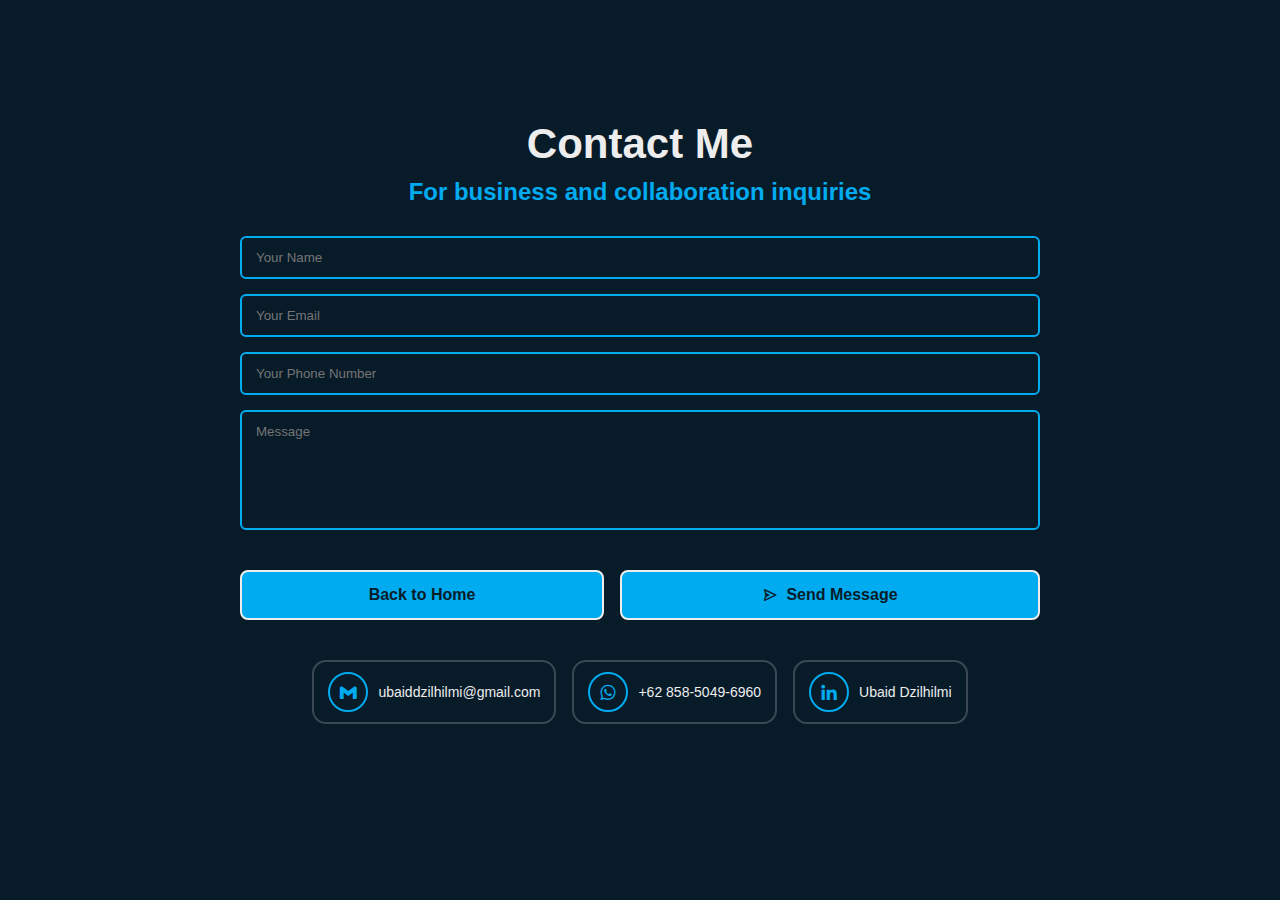
<file: controller/faq.html>
<!DOCTYPE HTML>
<html lang="en">
<head>
  <meta charset="UTF-8">
  <title>Ubaid Dzilhilmi | FAQ</title>
  <meta name="viewport" content="width=device-width, initial-scale=1">

  <link rel="stylesheet" href="../public/style.css">
  <link rel="stylesheet" href="../public/faq.css">
  <link href="https://unpkg.com/boxicons@2.1.4/css/boxicons.min.css" rel="stylesheet">
</head>

<body>
  <section class="contact">  
  <div class="contact-content">    
    <header class="contact-header">
      <h1>Contact Me</h1>
        <h3>For business and collaboration inquiries</h3>
      </header>
      
      <form class="contact-form">
        <input type="text" name="name" placeholder="Your Name" required>
        
        <input type="email" name="email" placeholder="Your Email" required>

        <input type="tel" name="phone" placeholder="Your Phone Number">

        <textarea name="message" placeholder="Message" required></textarea>
        
        <div class="contact-actions">
          <a href="../index.html" class="btn-back">Back to Home</a>
          
          <button type="submit" class="btn-send">
            <i class="bx bx-send"></i>
            Send Message
          </button>
        </div>
        <!-- pesan feedback -->
        
        <p class="form-status" style="display:none;"></p>
      </form>
      
      <div class="footer-sci">
        <a href="mailto:ubaiddzilhilmi@gmail.com">
          <i class='bx bxl-gmail'></i>
          <span class="sci-name">ubaiddzilhilmi@gmail.com</span>
        </a>
    
        <a href="https://wa.me/6285850496960">
          <i class='bx bxl-whatsapp'></i>
          <span class="sci-name">+62 858-5049-6960</span>
        </a>
    
        <a href="#">
          <i class='bx bxl-linkedin'></i>
          <span class="sci-name">Ubaid Dzilhilmi</span>
        </a>
      </div>
    </div>
  </section>
  
  <script src="../js/main.js"></script>
</body>
</html>
</file>
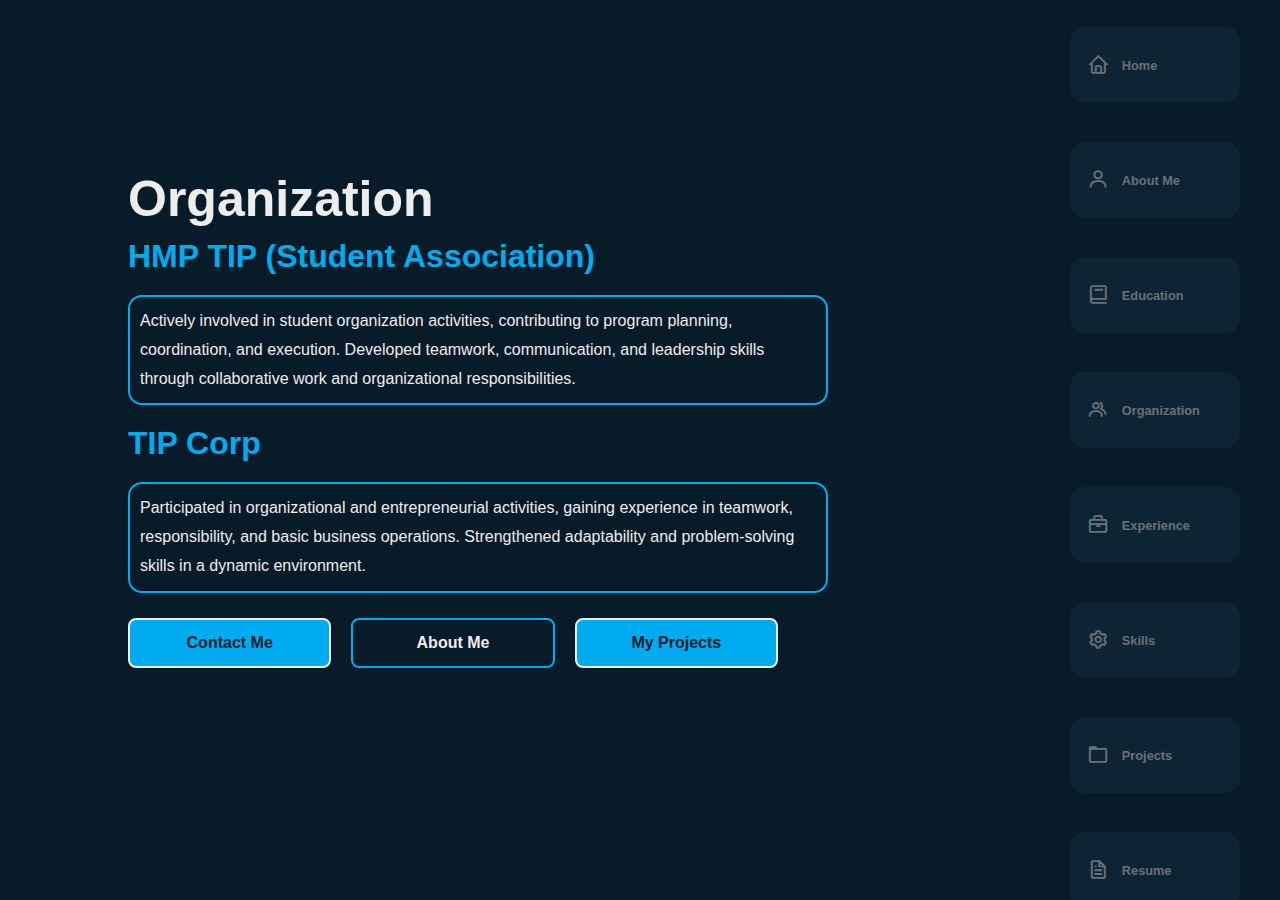
<file: controller/organization.html>
<!DOCTYPE html>
<html lang="en">
<head>
  <meta charset="UTF-8">
  <title>Ubaid Dzilhilmi | Organizations</title>
  <meta name="viewport" content="width=device-width, initial-scale=1">

  <link rel="stylesheet" href="../public/style.css">
  <link rel="stylesheet" href="../public/organization.css">

  <link href="https://unpkg.com/boxicons@2.1.4/css/boxicons.min.css" rel="stylesheet">
</head>

<body>
  <!-- HAMBURGER -->
  <div class="menu-toggle" id="menu-toggle">
    <i class='bx bx-menu'></i>
  </div>

  <!-- SIDEBAR -->
  <nav class="sidebar-full">
    <!-- Tombol Scrooll-->
     <div class="scroll-btn left" onclick="scrollMenu(-150)">
        <i class='bx bx-chevron-left'></i>
      </div>
      
      <div class="scroll-btn right" onclick="scrollMenu(150)">
        <i class='bx bx-chevron-right'></i>
      </div>
      
    <div class="story-menu">

      <a href="../index.html" class="story-item">
        <i class='bx bx-home'></i>
        <span>Home</span>
      </a>

      <a href="./about.html" class="story-item">
        <i class='bx bx-user'></i>
        <span>About Me</span>
      </a>

      <a href="./education.html" class="story-item">
        <i class='bx bx-book'></i>
        <span>Education</span>
      </a>

      <a href="organization.html" class="story-item">
        <i class='bx bx-group'></i>
        <span>Organization</span>
      </a>

      <a href="experience.html" class="story-item">
        <i class='bx bx-briefcase'></i>
        <span>Experience</span>
      </a>

      <a href="skill.html" class="story-item">
        <i class='bx bx-cog'></i>
        <span>Skills</span>
      </a>

      <a href="project.html" class="story-item">
        <i class='bx bx-folder'></i>
        <span>Projects</span>
      </a>

      <a href="#resume" class="story-item">
        <i class='bx bx-file'></i>
        <span>Resume</span>
      </a>

      <a href="faq.html" class="story-item">
        <i class='bx bx-help-circle'></i>
        <span>FAQ</span>
      </a>

      <a href="contact.html" class="story-item">
        <i class='bx bx-envelope'></i>
        <span>Contact</span>
      </a>

    </div>
  </nav>

  <!-- HOME SECTION -->
  <section id="home" class="home">
    <div class="section-wrapper">
      <div class="home-content">

        <h1>Organization</h1>
        <h3>HMP TIP (Student Association)</h3>
        
        <p>
            Actively involved in student organization activities, contributing to program planning, coordination, and execution. Developed teamwork, communication, and leadership skills through collaborative work and organizational responsibilities.        
        </p>
        
        <h3>TIP Corp</h3>
        
        <p>
            Participated in organizational and entrepreneurial activities, gaining experience in teamwork, responsibility, and basic business operations. Strengthened adaptability and problem-solving skills in a dynamic environment.        
        </p>
        <div class="home-btn">
          <a href="../controller/contact.html">Contact Me</a>
          <a href="../controller/about.html">About Me</a>
          <a href="../controller/project.html">My Projects</a>
        </div>

      </div>
    </div>

  </section>

  <!-- JS -->
  <script src="../js/main.js"></script>

</body>
</html>
</file>
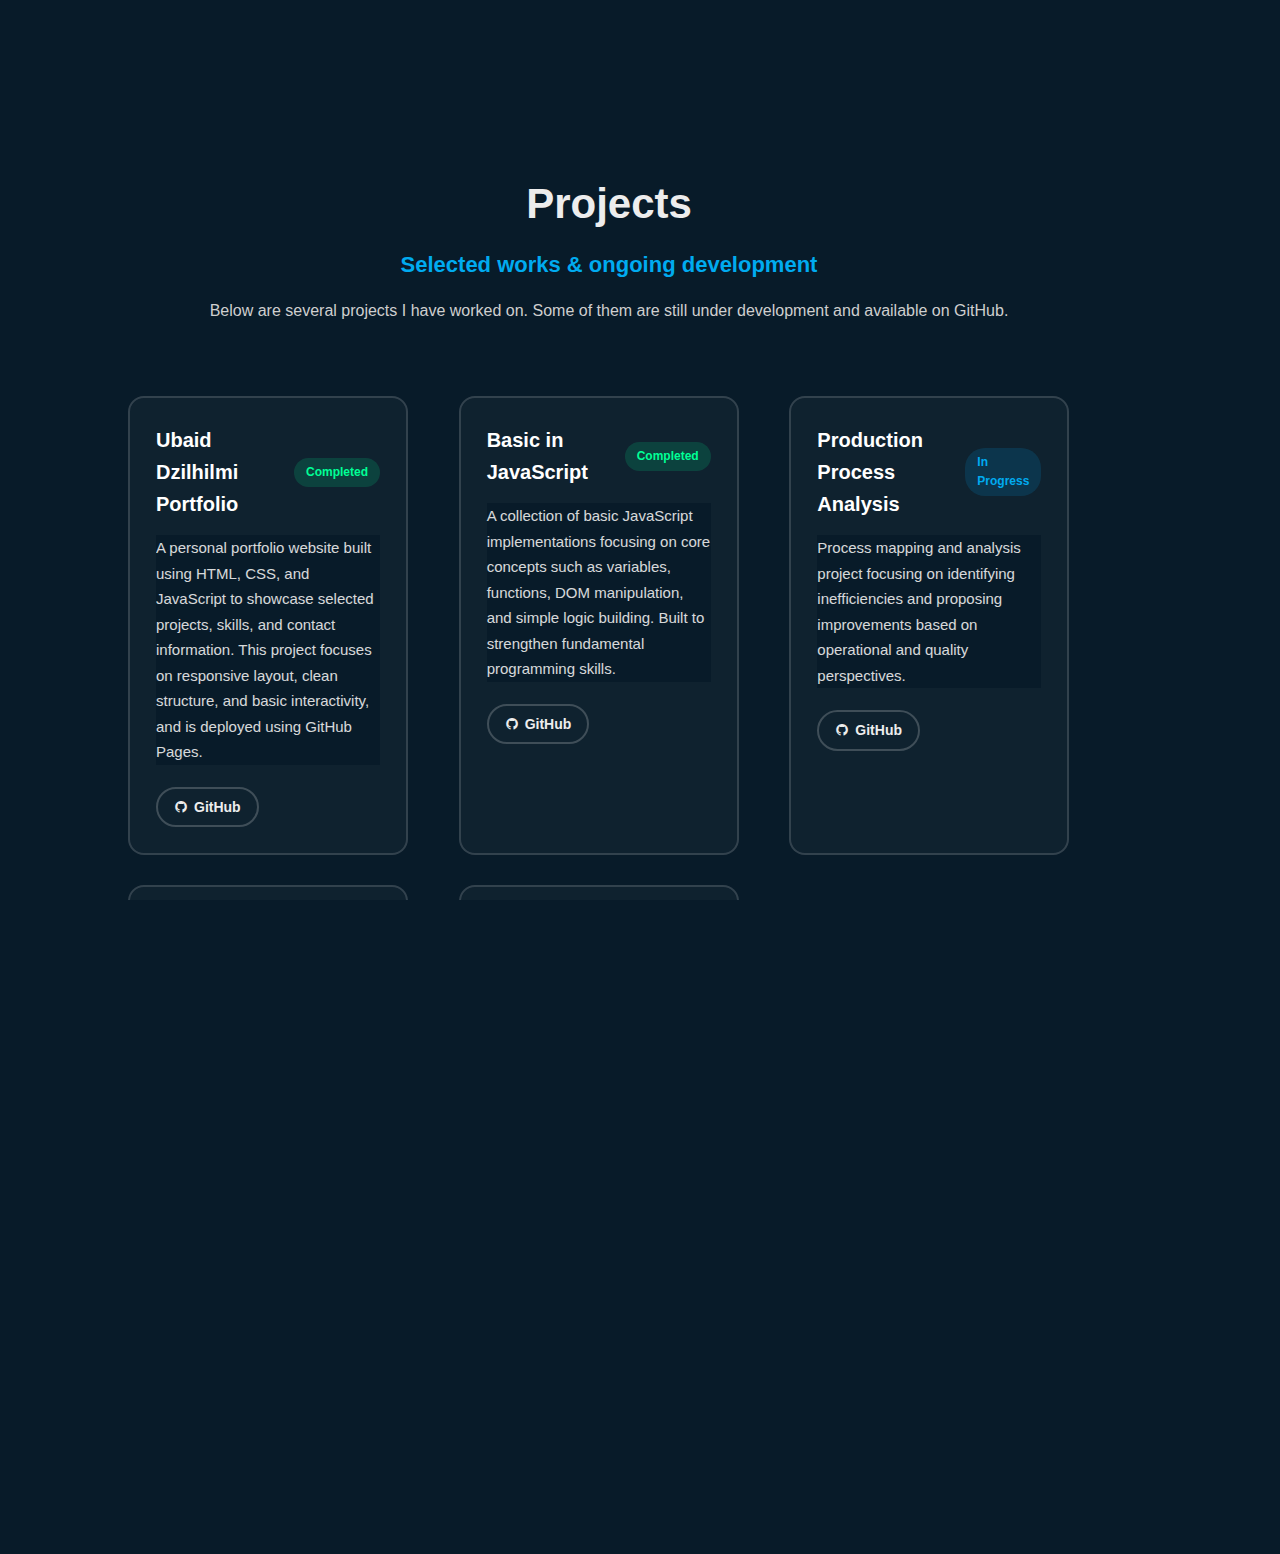
<file: controller/project.html>
<!DOCTYPE html>
<html lang="en">
<head>
  <meta charset="UTF-8">
  <title>Projects | Ubaid Dzilhilmi</title>
  <meta name="viewport" content="width=device-width, initial-scale=1">

  <!-- CSS -->
  <link rel="stylesheet" href="../public/style.css">
  <link rel="stylesheet" href="../public/index.css">
  <link rel="stylesheet" href="../public/about.css">
  <link rel="stylesheet" href="../public/contact.css">
  <link rel="stylesheet" href="../public/project.css">

  <!-- Icons -->
  <link href="https://unpkg.com/boxicons@2.1.4/css/boxicons.min.css" rel="stylesheet">
</head>

<body class="page-project">

  <!-- PROJECT PAGE -->
  <section class="page">

    <!-- HEADER -->
    <header class="page-header">
      <h1>Projects</h1>
      <h3>Selected works & ongoing development</h3>
      <p class="page-intro">
        Below are several projects I have worked on.
        Some of them are still under development and available on GitHub.
      </p>
    </header>

    <!-- CONTENT -->
    <div class="page-body">

      <div class="projects-grid">

        <!-- PROJECT 1 -->
        <div class="project-card">
          <div class="project-header">
            <h4>Ubaid Dzilhilmi Portfolio</h4>
            <span class="project-badge completed">Completed</span>
          </div>

          <p class="project-desc">
            A personal portfolio website built using HTML, CSS, and JavaScript to showcase
            selected projects, skills, and contact information. This project focuses on
            responsive layout, clean structure, and basic interactivity, and is deployed
            using GitHub Pages.
          </p>

          <div class="project-actions">
            <a href="https://github.com/dzilhilmiid/latihan-24"
               target="_blank"
               class="project-link">
              <i class='bx bxl-github'></i> GitHub
            </a>
          </div>
        </div>

        <!-- PROJECT 2 -->
        <div class="project-card">
          <div class="project-header">
            <h4>Basic in JavaScript</h4>
            <span class="project-badge completed">Completed</span>
          </div>

          <p class="project-desc">
            A collection of basic JavaScript implementations focusing on core concepts such as
            variables, functions, DOM manipulation, and simple logic building. Built to strengthen
            fundamental programming skills.
          </p>

          <div class="project-actions">
            <a href="https://github.com/dzilhilmiid/basicinjavascript"
               target="_blank"
               class="project-link">
              <i class='bx bxl-github'></i> GitHub
            </a>

            <!-- <a href="https://example.com"
               target="_blank"
               class="project-link demo">
              Live Demo
            </a> -->
          </div>
        </div>

        <!-- PROJECT 3 -->
        <div class="project-card">
          <div class="project-header">
            <h4>Production Process Analysis</h4>
            <span class="project-badge ongoing">In Progress</span>          
          </div>

          <p class="project-desc">
            Process mapping and analysis project focusing on identifying inefficiencies
            and proposing improvements based on operational and quality perspectives.
          </p>

          <div class="project-actions">
            <a href="https://github.com/dzilhilmiid/latihan-24"
               target="_blank"
               class="project-link">
              <i class='bx bxl-github'></i> GitHub
            </a>
          </div>
        </div>

        <!-- PROJECT 4 -->
        <div class="project-card">
          <div class="project-header">
            <h4>Suit Djawa Game</h4>
            <span class="project-badge completed">Completed</span>          
          </div>

          <p class="project-desc">
            A web-based game inspired by traditional Javanese rock–paper–scissors mechanics. This project demonstrates core front-end development skills, including DOM manipulation, event handling, game logic implementation, and clean UI design using HTML, CSS, and vanilla JavaScript.
          </p>

          <div class="project-actions">
            <a href="https://github.com/dzilhilmiid/latihan-24"
               target="_blank"
               class="project-link">
              <i class='bx bxl-github'></i> GitHub
            </a>
          </div>
        </div>

        <!-- PROJECT 5 -->
        <div class="project-card">
          <div class="project-header">
            <h4>Point of Sales</h4>
            <span class="project-badge completed">Completed</span>          
          </div>

          <p class="project-desc">
            A web-based Point of Sales (POS) application designed to manage bread product distribution for sales members. Developed using HTML, CSS, JavaScript, Node.js, Express.js, and MySQL, the system supports product listing, member-based transactions, and simple sales records. This project demonstrates practical implementation of full-stack web development, database integration, and structured application workflow using Git for version control.          
          </p>
          <div class="project-actions">
            <a href="https://github.com/dzilhilmiid/latihan-24"
               target="_blank"
               class="project-link">
              <i class='bx bxl-github'></i> GitHub
            </a>
          </div>
        </div>

      </div>

    </div>

    <div class="project-back">
      <a href="../index.html" class="back-home-btn">Back to Home</a>
    </div>

  </section>

<script src="/js/main.js"></script>
</body>
</html>
</file>
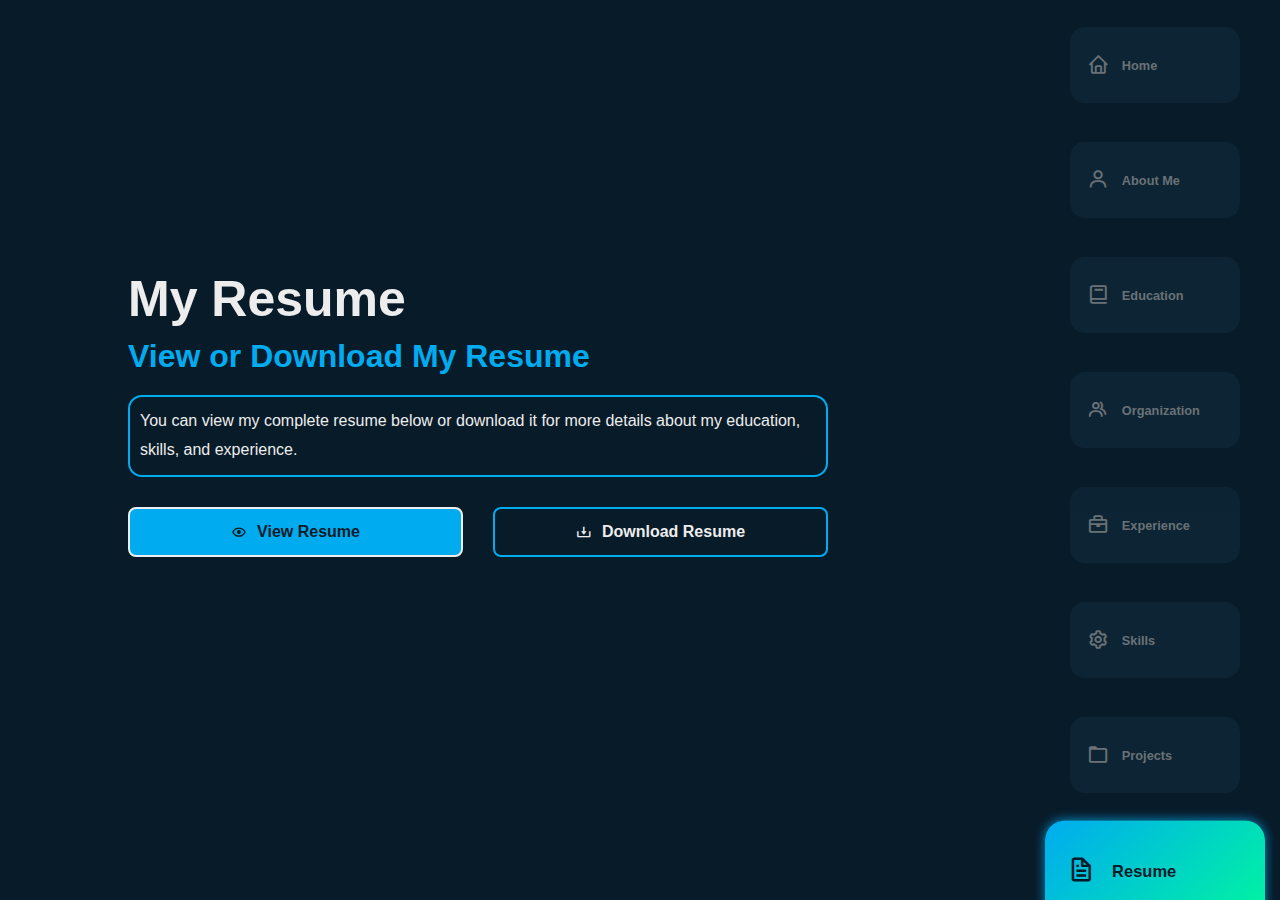
<file: controller/resume.html>
<!DOCTYPE html>
<html lang="en">
<head>
  <meta charset="UTF-8">
  <title>Ubaid Dzilhilmi | Resume</title>
  <meta name="viewport" content="width=device-width, initial-scale=1">

  <link rel="stylesheet" href="../public/resume.css">
  
  <link href="https://unpkg.com/boxicons@2.1.4/css/boxicons.min.css" rel="stylesheet">
</head>

<body>
  <!-- HAMBURGER -->
  <div class="menu-toggle" id="menu-toggle">
    <i class='bx bx-menu'></i>
  </div>

  <!-- SIDEBAR -->
  <nav class="sidebar-full">
    <!-- Tombol Scrooll-->
     <div class="scroll-btn left" onclick="scrollMenu(-150)">
        <i class='bx bx-chevron-left'></i>
      </div>
      
      <div class="scroll-btn right" onclick="scrollMenu(150)">
        <i class='bx bx-chevron-right'></i>
      </div>
      
    <div class="story-menu">

      <a href="../index.html" class="story-item">
        <i class='bx bx-home'></i>
        <span>Home</span>
      </a>

      <a href="./about.html" class="story-item">
        <i class='bx bx-user'></i>
        <span>About Me</span>
      </a>

      <a href="./education.html" class="story-item">
        <i class='bx bx-book'></i>
        <span>Education</span>
      </a>

      <a href="./organization" class="story-item">
        <i class='bx bx-group'></i>
        <span>Organization</span>
      </a>

      <a href="./experience.html" class="story-item">
        <i class='bx bx-briefcase'></i>
        <span>Experience</span>
      </a>

      <a href="./skill.html" class="story-item">
        <i class='bx bx-cog'></i>
        <span>Skills</span>
      </a>

      <a href="./project.html" class="story-item">
        <i class='bx bx-folder'></i>
        <span>Projects</span>
      </a>

      <a href="./resume.html" class="story-item active">
        <i class='bx bx-file'></i>
        <span>Resume</span>
      </a>

      <a href="./faq.html" class="story-item">
        <i class='bx bx-help-circle'></i>
        <span>FAQ</span>
      </a>

      <a href="./contact.html" class="story-item">
        <i class='bx bx-envelope'></i>
        <span>Contact</span>
      </a>

    </div>
  </nav>

  <!-- HOME SECTION -->
  <section id="home" class="home">
    <div class="section-wrapper">
      <div class="home-content">

        <h1>My Resume</h1>
        <h3>
          View or Download My Resume
        </h3>

        <p>
          You can view my complete resume below or download it for more details about my education, skills, and experience.
        </p>
        
        <div class="resume-wrapper">
          <div class="home-btn">
            <a href="#" id="viewBtn">
              <i class='bx bx-show'></i>
              View Resume
            </a>
            
            <a href="../source/Ubaid Dzilhilmi_Resume.pdf" target="_blank">
              <i class='bx bx-download'></i>
              Download Resume
            </a>
          </div>
          
          <!-- CV VIEWER-->
          <div class="cv-frame" id="cvFrame" style="display: none;">
            <iframe src="../source/Ubaid Dzilhilmi_Resume.pdf"></iframe>
          </div>
        </div>
      </div>
    </div>

  </section>

  <!-- JS -->
  <script src="../js/main.js"></script>

</body>
</html>
</file>
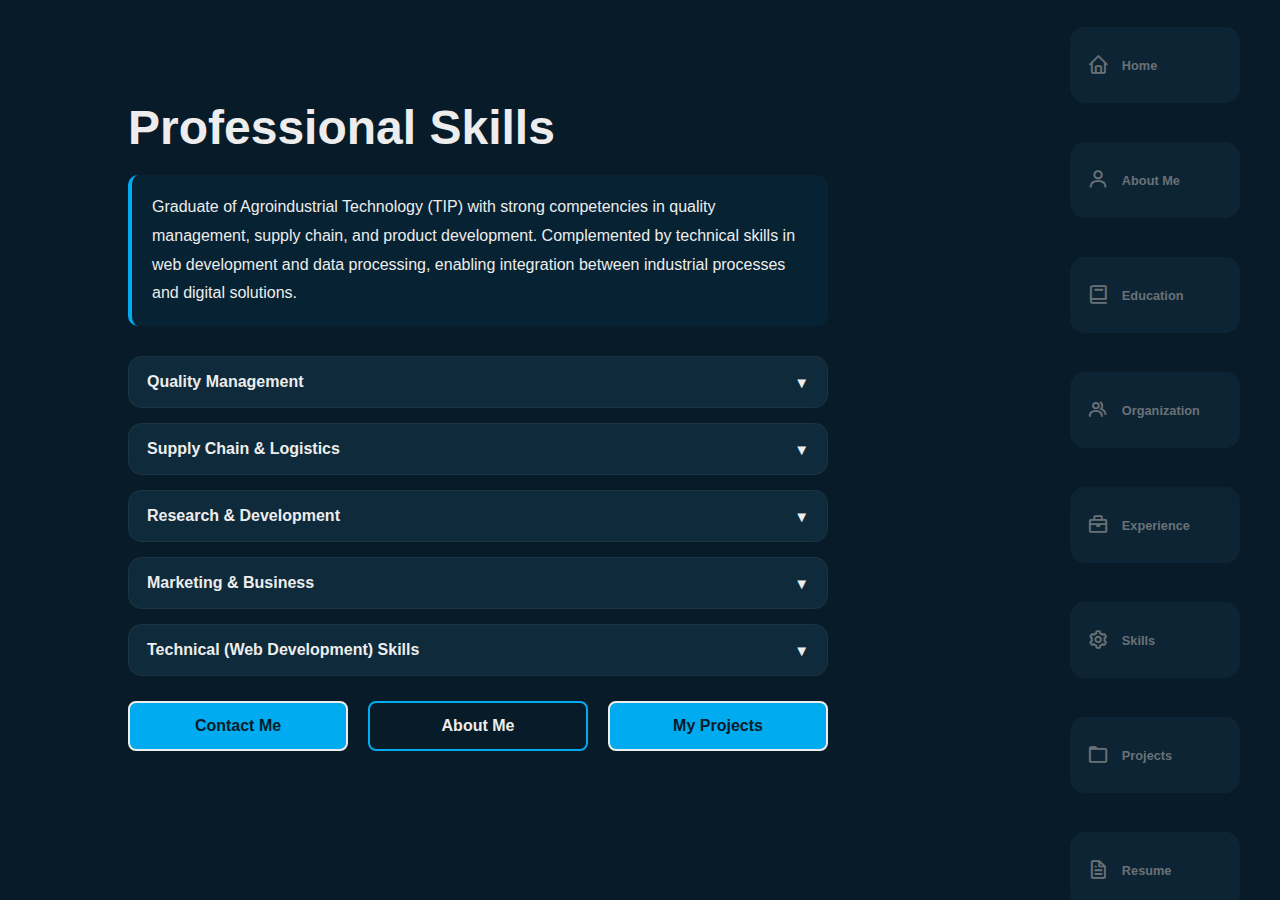
<file: controller/skill.html>
<!DOCTYPE html>
<html lang="en">
<head>
  <meta charset="UTF-8">
  <title>Ubaid Dzilhilmi | Professional Skills</title>
  <meta name="viewport" content="width=device-width, initial-scale=1">

  <link rel="stylesheet" href="../public/skill.css">

  <link href="https://unpkg.com/boxicons@2.1.4/css/boxicons.min.css" rel="stylesheet">
</head>

<body>

  <!-- HAMBURGER -->
  <div class="menu-toggle" id="menu-toggle">
    <i class='bx bx-menu'></i>
  </div>

  <!-- SIDEBAR -->
  <nav class="sidebar-full">
    <div class="scroll-btn left" onclick="scrollMenu(-150)">
      <i class='bx bx-chevron-left'></i>
    </div>
      
    <div class="scroll-btn right" onclick="scrollMenu(150)">
      <i class='bx bx-chevron-right'></i>
    </div>

    <div class="story-menu">
      <a href="../index.html" class="story-item">
        <i class='bx bx-home'></i>
        <span>Home</span>
      </a>

      <a href="./about.html" class="story-item">
        <i class='bx bx-user'></i>
        <span>About Me</span>
      </a>

      <a href="./education.html" class="story-item">
        <i class='bx bx-book'></i>
        <span>Education</span>
      </a>

      <a href="organization.html" class="story-item">
        <i class='bx bx-group'></i>
        <span>Organization</span>
      </a>

      <a href="experience.html" class="story-item">
        <i class='bx bx-briefcase'></i>
        <span>Experience</span>
      </a>

      <a href="skill.html" class="story-item">
        <i class='bx bx-cog'></i>
        <span>Skills</span>
      </a>

      <a href="project.html" class="story-item">
        <i class='bx bx-folder'></i>
        <span>Projects</span>
      </a>

      <a href="#resume" class="story-item">
        <i class='bx bx-file'></i>
        <span>Resume</span>
      </a>

      <a href="faq.html" class="story-item">
        <i class='bx bx-help-circle'></i>
        <span>FAQ</span>
      </a>

      <a href="contact.html" class="story-item">
        <i class='bx bx-envelope'></i>
        <span>Contact</span>
      </a>

    </div>
  </nav>

  <!-- SKILLS SECTION -->
  <section id="skills" class="home">
    <div class="section-wrapper">
      <div class="home-content">

        <h1>Professional Skills</h1>

        <!-- PROFESSIONAL SUMMARY -->
        <p class="skill-summary">
          Graduate of Agroindustrial Technology (TIP) with strong competencies in 
          quality management, supply chain, and product development. 
          Complemented by technical skills in web development and data processing, 
          enabling integration between industrial processes and digital solutions.
        </p>

        <div class="skills-container">

          <!-- QUALITY -->
          <div class="skill-item">
            <button class="skill-btn">Quality Management</button>
            <div class="skill-content">
              <ul>
                <li>Quality Control & Assurance</li>
                <li>Quality Tools: FMEA, SPC, 7 QC Tools, Root Cause Analysis</li>
                <li>QMS: ISO 9001, SOP Documentation, Internal Audit</li>
                <li>Soft Skills: Analytical Thinking, Attention to Detail, Problem Solving</li>
              </ul>
            </div>
          </div>

          <!-- SUPPLY CHAIN -->
          <div class="skill-item">
            <button class="skill-btn">Supply Chain & Logistics</button>
            <div class="skill-content">
              <ul>
                <li>Supply Chain Planning: Demand Forecasting, Inventory Planning</li>
                <li>Warehouse: FIFO/FEFO, Stock Opname, Warehouse Operations</li>
                <li>Inventory Management: EOQ, Safety Stock, Reorder Point</li>
                <li>Tools: Microsoft Excel, ERP (SAP/Odoo)</li>
                <li>Soft Skills: Analytical Thinking, Problem Solving, Communication</li>
              </ul>
            </div>
          </div>

          <!-- RESEARCH -->
          <div class="skill-item">
            <button class="skill-btn">Research & Development</button>
            <div class="skill-content">
              <ul>
                <li>R&D Process: Product Development, Reformulation, Experimental Design</li>
                <li>Analysis: Design of Experiments (DOE), Data Analysis (Excel)</li>
                <li>Testing: Quality Testing, Shelf Life Analysis, Organoleptic Test</li>
                <li>Documentation: SOP Development, Research Reporting</li>
                <li>Soft Skills: Critical Thinking, Creativity, Problem Solving</li>
              </ul>
            </div>
          </div>

          <!-- MARKETING -->
          <div class="skill-item">
            <button class="skill-btn">Marketing & Business</button>
            <div class="skill-content">
              <ul>
                <li>Market Research: Customer Analysis, Competitor Analysis</li>
                <li>Content: Copywriting, Content Creation, Storytelling</li>
                <li>Digital Marketing: Social Media Marketing, Content Strategy, SEO</li>
                <li>Soft Skills: Creativity, Communication, Persuasion</li>
              </ul>
            </div>
          </div>

          <!-- IT SKILLS -->
          <div class="skill-item">
            <button class="skill-btn">Technical (Web Development) Skills</button>
            <div class="skill-content">
              <ul>
                <li>Frontend: HTML, CSS, JavaScript (Responsive Design)</li>
                <li>Frameworks/Libraries: Bootstrap, Basic React.js</li>
                <li>Backend: Node.js (Basic), Express.js</li>
                <li>Database: Basic SQL, MySQL, PosgreSQL</li>
                <li>Version Control: Git & GitHub</li>
                <li>Tools: VS Code</li>
                <li>UI/UX: Basic UI/UX Design Principles (User-Centered Design)</li>
              </ul>
            </div>
          </div>

        </div>

        <!-- BUTTON -->
        <div class="home-btn">
          <a href="../controller/contact.html">Contact Me</a>
          <a href="../controller/about.html">About Me</a>
          <a href="../controller/project.html">My Projects</a>
        </div>

      </div>
    </div>
  </section>

  <!-- JS -->
  <script src="../js/main.js"></script>

</body>
</html>
</file>
<file: public/index.css>
:root {
  --primary: #02b5fc;
  --secondary: #0087f5;
  --dark: #0f172a;
  --card: #020617;
  --text: #e2e8f0;
  --white: #ffffff;
}

* {
  margin: 0;
  padding: 0;
  box-sizing: border-box;
  font-family: 'Segoe UI', sans-serif;
  max-width: 100%;
}

html {
  scroll-behavior: smooth;
}

body {
  background: var(--dark);
  color: var(--text);
  line-height: 1.6;
}

html, body {
  overflow-x: hidden;
}
.navbar {
  position: fixed;
  top: 25px;
  left: 50%;
  transform: translateX(-50%);
  padding: 16px 30px;
  display: flex;
  align-items: center;
  justify-content: space-between;
  background: rgba(255,255,255,0.05);
  backdrop-filter: blur(10px);
  border: 1px solid rgba(255, 255, 255, 0.2);
  border-radius: 12px;
  z-index: 1000;
}

.nav-menu {
  display: flex;
  gap: 30px;
  align-items: center;
}

.nav-item {
  text-decoration: none;
  color: var(--text);
  display: flex;
  gap: 6px;
  align-items: center;
  font-size: 14px;
  transition: 0.3s;
}

.nav-item:hover, 
.nav-item.active {
  color: var(--primary);
}

.language-toggle i {
  margin-left: 30px;
}

.language-toggle button {
  display: flex;
  gap: 20px;
  background: transparent;
  border: 1px solid var(--primary);
  color: var(--primary);
  padding: 4px 12px;
  border-radius: 6px;
  cursor: pointer;
  transition: 0.3s;
}

.language-toggle button:hover {
  background: var(--primary);
  color: var(--white);
}

.menu-toggle{
  display: none;
}

.search-box {
  width: 100%;
  margin: 0 auto 60px;
  display: flex;
  max-width: 600px;
  position: relative;
}

.search-box input {
  width: 100%;
  padding: 14px;
  border-radius: 30px;
  border: none;
  font-size: 14px;
  outline: none;
}

.search-box button {
  position: absolute;
  right: 5px;
  top: 50%;
  transform: translateY(-50%);
  border: none;
  background: var(--primary);
  width: 40px;
  height: 40px;
  border-radius: 50%;
  color: var(--white);
  cursor: pointer;
  transition: 0.3s;
}

.search-box button:hover {
  background: var(--secondary);
}

section {
  padding: 120px 20px;
}

/* =============== HOME =============== */
.home {
  display: flex;
  flex-direction: column;
  align-items: center;
  justify-content: center;
  min-height: 100vh;
  background: linear-gradient( #0087f5, #020617);
  padding-top: 10px;
}

.section-home {
  width: 100%;
  max-width: 1100px;
}

.section-home .content {
  display: flex;
  justify-content: space-between;
  align-items: center;
  gap: 50px;
}

.section-home .content-left {
  flex: 1;
  display: flex;
  flex-direction: column;
  max-width: 1100px;
  font-size: 16px;
}

.section-home .content-left h1 {
  font-size: 50px;
  color: var(--white);
}

.section-home .content-left h1 span {
  color: var(--primary);
}

.section-home .content-left h3 {
  font-size: 25px;
  margin: 5px 0;
  color: var(--white);
}

.section-home .content-left p {
  margin-top: 10px;
  padding: 20px;
  border: 2px solid var(--primary);
  border-radius: 10px;
}

.section-home .content-right img {
  width: 260px;
  height: 260px;
  object-fit: cover;
  border: 2px solid var(--primary);
  border-radius: 18px;
  box-shadow: 0 10px 30px rgba(0,0,0,0.5);
}

.section-home .index-btn {
  margin-top: 15px;
  display: flex;
  gap: 15px;
}

.section-home .index-btn .btn-contact {
  padding: 10px 20px;
  border: 2px solid var(--secondary);
  border-radius: 8px;
  text-decoration: none;
  color: var(--primary);
  background: var(--white);
  transition: 0.3s;
}

.section-home .index-btn .btn-project {
  padding: 10px 20px;
  border: 2px solid var(--primary);
  border-radius: 8px;
  text-decoration: none;
  color: var(--white);
  background: var(--secondary);
  transition: 0.3s;
}

.section-home .index-btn .btn-contact:hover {
  border: 2px solid var(--primary);
  background: var(--secondary);
  color: var(--white);
}

.section-home .index-btn .btn-project:hover {
  border: 2px solid var(--secondary);
  background: var(--white);
  color: var(--primary);
}

/* ================= ABOUT ================= */
.about {
  display: flex;
  flex-direction: column;
  align-items: center;
  justify-content: center;
  min-height: 100vh;
  background: linear-gradient(#020617, #0087f5);
  padding: 150px 20px ;
}

.section-about {
  width: 100%;
  max-width: 1100px;
}

.section-about .content {
  display: flex;
  justify-content: space-between;
  align-items: center;
  gap: 50px;
}

.section-about .content-right {
  flex: 1;
  display: flex;
  flex-direction: column;
  max-width: 1100px;
  font-size: 16px;
}

.section-about .content-right h1 {
  font-size: 50px;
  color: var(--primary);
}

.section-about .content-right h3 {
  font-size: 25px;
  margin: 5px 0;
  color: var(--white);
}

.section-about .content-right p {
  margin-top: 10px;
  padding: 20px;
  border: 2px solid var(--primary);
  border-radius: 10px;
}

.section-about .content-left img {
  width: 360px;
  height: 460px;
  margin-top: 20px;
  object-fit: cover;
  border: 2px solid var(--primary);
  border-radius: 18px;
  box-shadow: 0 10px 30px rgba(0,0,0,0.5);
}

/* ================ SKILLS =================*/
.skill {
  display: flex;
  flex-direction: column;
  align-items: center;
  justify-content: center;
  min-height: 100vh;
  background: linear-gradient( #0087f5, #020617);
  padding: 10px 20px;
}

.section-skill {
  width: 100%;
  max-width: 1100px;
}

.section-skill h1 {
  font-size: 50px;
  color: var(--primary);
  text-align: center;
}

.skill-summary {
  margin: 20px 0 30px;
  padding: 20px;
  border: 2px solid var(--primary);
  border-radius: 10px;
  text-align: center;
}

.skills-container {
  display: grid;
  grid-template-columns: repeat(auto-fit, minmax(300px, 1fr));
  gap: 20px;
}

.skill-item {
  background: rgba(255,255,255,0.03);
  border: 1px solid rgba(255,255,255,0.1);
  border-radius: 12px;
  padding: 10px;
  transition: 0.3s;
  cursor: pointer;
}

.skill-item:hover {
  transform: translateY(-5px);
  border-color: var(--primary);
}

.skill-item.active {
  border-color: var(--primary);
  box-shadow: 0 1px 1px rgba(0, 135, 245, 0.2);
}

.skill-btn {
  width: 100%;
  border-radius: 12px;
  background: var(--secondary);
  border: none;
  outline: none;
  color: var(--white);
  font-size: 16px;
  text-align: left;
  cursor: pointer;
  padding: 12px;

  display: flex;
  flex-direction: column;
  align-items: center;
  gap: 10px;
}

.skill-btn i {
  font-size: 20px;
}

.skill-content {
  max-height: 0;
  overflow: hidden;
  opacity: 0;
  transition: max-height 0.4s ease, opacity 0.3s ease;
}

.skill-item.active .skill-content {
  max-height: 500px;
  opacity: 1;
  margin-top: 15px;
}

.skill-content ul {
  padding-left: 18px;
}

.skill-content li {
  margin-bottom: 6px;
  font-size: 14px;
  opacity: 0.9;
}

/* ================ PROJECT =================*/
.project {
  display: flex;
  flex-direction: column;
  align-items: center;
  justify-content: center;
  min-height: 100vh;
  background: linear-gradient( #020617, #0087f5);
  padding: 100px 20px;
}

.section-project {
  width: 100%;
  max-width: 1100px;
  margin-bottom: 50px;
}

.section-project h1 {
  font-size: 50px;
  color: var(--primary);
}

.section-project h3 {
  font-size: 22px;
  margin: 5px 0;
  color: var(--white);
}

.section-project p {
  margin-top: 10px;
  margin-bottom: 10px;
  padding: 20px;
  border: 2px solid var(--primary);
  border-radius: 10px;
}

.projects-grid {
  display: flex;
  gap: 25px;
  overflow-x: auto;
  scroll-behavior: smooth;
  flex: 1;
  padding: 10px 0;
}

.projects-grid::-webkit-scrollbar {
  display: none;
}
.projects-grid {
  -ms-overflow-style: none;
  scrollbar-width: none;
}

.project-card {
  min-width: 280px;
  max-width: 280px;
  flex-shrink: 0;

  background: rgba(255,255,255,0.03);
  border: 1px solid rgba(255,255,255,0.1);
  border-radius: 14px;
  padding: 20px;
  transition: 0.3s;
}

.project-card:hover {
  transform: translateY(-6px);
  border-color: var(--primary);
}

.project-header {
  display: flex;
  justify-content: space-between;
  align-items: center;
  margin-bottom: 10px;
}

.project-header h4 {
  font-size: 18px;
  color: var(--white);
}

.project-badge {
  font-size: 12px;
  padding: 4px 10px;
  border-radius: 20px;
  font-weight: 600;
}

.project-badge.completed {
  background: rgba(34,197,94,0.2);
  color: var(--secondary);
}

.project-badge.ongoing {
  background: rgba(251,191,36,0.2);
  color: #f80808;
}

.project-desc {
  background: var(--dark);
  font-size: 14px;
  opacity: 0.9;
  margin: 10px 0 20px;
}

.project-actions {
  display: flex;
  gap: 10px;
  flex-wrap: wrap;
}

.project-link {
  text-decoration: none;
  font-size: 13px;
  padding: 8px 12px;
  border-radius: 6px;
  border: 1px solid var(--primary);
  color: var(--primary);
  transition: 0.3s;
  display: flex;
  align-items: center;
  gap: 5px;
}

.project-link:hover {
  background: var(--primary);
  color: var(--white);
}

.project-link.demo {
  border-color: var(--secondary);
  color: var(--secondary);
}

.project-link.demo:hover {
  background: var(--secondary);
  color: var(--white);
}

.project-wrapper {
  display: flex;
  align-items: center;
  gap: 15px;
  max-width: 1000px;
  margin: auto;
}

.scroll-btn {
  background: rgba(0,0,0,0.6);
  border: none;
  color: white;
  font-size: 22px;
  padding: 10px 14px;
  cursor: pointer;
  border-radius: 50%;
  transition: 0.3s;
  flex-shrink: 0;
}

.scroll-btn:hover {
  background: var(--primary);
}

/* ================ RESUME =================*/
.resume {
  display: flex;
  align-items: flex-start;
  justify-content: center;
  min-height: auto;
  background: linear-gradient( #0087f5, #020617);
  padding-top: 150px;
  padding-bottom: 300px;
}

.section-wrapper {
  width: 100%;
  max-width: 1100px;
}

.resume .content h1 {
  font-size: 50px;
  color: var(--primary);
}

.resume .content h3 {
  font-size: 22px;
  margin: 5px 0;
  color: var(--white);
}

.resume .content p {
  margin-top: 10px;
  padding: 20px;
  border: 2px solid var(--primary);
  border-radius: 10px;
}

.home-btn {
  margin-top: 25px;
  display: flex;
  gap: 15px;
  flex-wrap: wrap;
}

.home-btn a {
  text-decoration: none;
  padding: 10px 18px;
  border-radius: 8px;
  border: 1px solid var(--primary);
  color: var(--primary);
  display: flex;
  align-items: center;
  gap: 6px;
  font-size: 14px;
  transition: 0.3s;
}

.home-btn a:hover {
  background: var(--primary);
  color: var(--white);
}

.cv-frame {
  max-height: 0;
  overflow: hidden;
  opacity: 0;
  transition: all 0.4s ease;
  border-radius: 10px;
}

.cv-frame.active {
  max-height: 600px;
  opacity: 1;
  margin-top: 20px;
}

.cv-frame iframe {
  width: 100%;
  height: 600px;
  border: none;
}

/* ================ CONTACT =================*/
.contact {
  display: flex;
  justify-content: center;
  align-items: flex-start;
  min-height: auto;
  background: linear-gradient( #020617, #0087f5);
  padding: 100px 20px 50px;
}

.contact-content {
  width: 100%;
  max-width: 700px;
}

.contact-header h1 {
  font-size: 50px;
  color: var(--primary);
}

.contact-header h3 {
  font-size: 20px;
  margin: 5px 0 15px;
  color: var(--white);
}

.contact-form {
  width: 100%;
  display: flex;
  flex-direction: column;
  gap: 15px;
}

.contact-form input,
.contact-form textarea {
  width: 100%;
  padding: 12px 15px;
  border-radius: 8px;
  border: 1px solid rgba(255,255,255,0.2);
  background: rgba(255,255,255,0.05);
  color: var(--white);
  font-size: 14px;
  outline: none;
  transition: 0.3s;
}

.contact-form input:focus,
.contact-form textarea:focus {
  border-color: var(--primary);
}

.contact-form textarea {
  min-height: 120px;
  resize: none;
}

.contact-actions {
  width: 100%;
  display: grid;
  grid-template-columns: 1fr 1fr;
  gap: 12px;
  margin-top: 12px;
}

.btn-back,
.btn-send {
  width: 100%;
  height: 44px;
  border-radius: 10px;
  display: flex;
  align-items: center;
  justify-content: center;
  font-size: 14px;
  font-weight: 500;
  cursor: pointer;
  transition: all 0.25s ease;
}

.btn-back {
  background: rgba(255,255,255,0.08);
  color: var(--white);
  border: 1px solid rgba(255,255,255,0.15);
}

.btn-back:hover {
  background: rgba(255,255,255,0.15);
}

.btn-send {
  background: var(--primary);
  color: var(--white);
  border: none;
}

.btn-send:hover {
  background: var(--secondary);
}

.btn-send:hover {
  background: var(--secondary);
}

/* ================= FOOTER ============ */
footer {
  display: flex;
  justify-content: space-between;
  align-items: flex-start;
  flex-wrap: wrap;
  gap: 300px;
  background-color: var(--dark);
  color: var(--white);
  padding: 10px 10%;
  font-family: 'Poppins', sans-serif;
}

footer .footer-left h2 {
  font-size: 40px;
  margin-bottom: 10px;
}

footer .footer-left h2:hover {
  color: var(--primary);
}

footer .footer-left p {
  font-size: 16px;
  line-height: 1.6;
  color: var(--white);
}

.footer-map {
  margin-top: 20px;
  border-radius: 12px;
  overflow: hidden;
  width: 90%;
  height: 200px;
}

.footer-map iframe {
  width: 100%;
  height: 100%;
  border: none;
  filter: grayscale(100%) contrast(1.1);
  transition: 0.3s;
}

.footer-map iframe:hover {
  filter: grayscale(0%);
}

.footer-left,
.footer-right {
  flex: 1 1 300px;
}

.footer-right h3 {
  font-size: 40px;
  margin-bottom: 10px;
}

.footer-right a {
  display: flex;
  align-items: center;
  gap: 10px;
  text-decoration: none;
  color: var(--white);
  margin-bottom: 10px;
  transition: 0.3s;
}

.footer-right a i {
  font-size: 20px;
  color: var(--primary);
}

.footer-right a:hover {
  color: var(--primary);
  transform: translateX(5px);
}

/* ================= RESPONSIVE ================= */
@media (max-width: 768px) {
  section {
    padding: 100px 20px;
  }

  .search-box {
    margin-top: 100px;
    margin-bottom: 50px;
  }

  .section-home .content {
    flex-direction: column-reverse;
    text-align: center;
    gap: 30px;
  }

  .section-home .content-left {
    max-width: 100%;
  }

  .section-home .content-left h1 {
    font-size: 32px;
  }

  .section-home .content-left h3 {
    font-size: 18px;
  }

  .section-home .index-btn {
    justify-content: center;
    flex-wrap: wrap;
  }

  .section-about .content {
    flex-direction: column;
    text-align: center;
    gap: 30px;
  }

  .section-about .content-left {
    justify-content: center;
  }

  .section-about .content-left img {
    width: 260px;
    height: 260px;
    object-fit: contain;
    background: #000;
  }
  
  .section-about .content-right {
    max-width: 100%;
  }

  .section-about h1 {
    font-size: 28px;
  }

  .section-about h3 {
    font-size: 18px;
  }

  .section-about p {
    font-size: 14px;
  }

  footer {
    flex-direction: column;
    align-items: center;
    text-align: center;
    gap: 30px;
    padding: 30px 20px;
  }

  .footer-left,
  .footer-right {
    width: 100%;
  }

  .footer-left h2,
  .footer-right h3 {
    font-size: 24px;
  }

  .footer-left p {
    font-size: 14px;
  }

  .footer-map {
    width: 100%;
    height: 180px;
  }

  .footer-right a {
    justify-content: center;
    font-size: 14px;
  }

  .footer-right address {
    align-items: center;
  }
}
</file>
<file: public/about.css>
/* ================= ROOT ================= */
:root {
  --primary: #00abf0;
  --secondary: #00f5a0;
  --dark: #081b29;
  --card: #0f2a3a;
  --text: #ededed;
  --muted: #aaa;
}

/* ================= RESET ================= */
* {
  margin: 0;
  padding: 0;
  box-sizing: border-box;
  font-family: 'Poppins', sans-serif;
}

html, body {
  height: 100%;
}

body {
  background: var(--dark);
  color: var(--text);
  overflow-x: hidden;
}

/* ================= HAMBURGER ================= */
.menu-toggle {
  position: fixed;
  top: 20px;
  right: 20px;
  font-size: 28px;
  color: var(--text);
  background: var(--card);
  padding: 8px 10px;
  border-radius: 8px;
  z-index: 1100;
  cursor: pointer;
  display: none;
}

/* ================= SIDEBAR (DESKTOP) ================= */
.sidebar-full {
  position: fixed;
  top: 0;
  right: 0;
  width: 250px;
  height: 100vh;
  background-color: var(--dark);

  display: flex;
  justify-content: center;
  align-items: stretch;

  z-index: 1000;
  transition: 0.3s ease;
}

/* ================= SCROLL AREA ================= */
.story-menu {
  height: 100%;
  width: 100%;
  overflow-y: auto;

  display: flex;
  flex-direction: column;
  align-items: center;
  gap: 25px;

  padding: 20px 0;

  scroll-behavior: smooth;
}

/* Scrollbar */
.story-menu::-webkit-scrollbar {
  width: 6px;
}

.story-menu::-webkit-scrollbar-thumb {
  background: var(--primary);
  border-radius: 10px;
}

.scroll-btn {
  display: none;
}

/* ================= CARD ================= */
.story-item {
  width: 80%;
  min-height: 90px;
  background: var(--card);
  border-radius: 18px;

  display: flex;
  align-items: center;
  gap: 15px;

  padding: 15px 20px;

  text-decoration: none;
  color: var(--muted);

  transition: all 0.3s ease;

  transform: scale(0.85);
  opacity: 0.6;
}

.story-item i {
  font-size: 26px;
}

.story-item span {
  font-size: 15px;
  font-weight: 600;
}

.story-item:hover {
  transform: scale(1);
  opacity: 1;
  background: linear-gradient(135deg, var(--primary), var(--secondary));
  color: var(--dark);
  box-shadow: 0 0 15px rgba(0,171,240,0.6);
}

.story-item.active {
  transform: scale(1.1);
  opacity: 1;
  background: linear-gradient(135deg, var(--primary), var(--secondary));
  color: var(--dark);
  box-shadow: 0 0 10px rgba(0,171,240,0.8);
}

/* ================= HOME ================= */
.home {
  padding: 170px 10% 60px;
  padding-right: 110px;
}

.section-wrapper {
  display: flex;
  align-items: center;
  justify-content: space-between;
  max-width: 1200px;
  margin: 0 auto;
}

.home-content {
  max-width: 700px;
  width: 100%;
}

.home-content h1 {
  font-size: 50px;
  font-weight: 700;
  white-space: nowrap;
  overflow: hidden;
  text-overflow: ellipsis;
}

.home-content h3 {
  font-size: 32px;
  font-weight: 700;
  color: var(--primary);
  margin: 10px 0;
  white-space: nowrap;
  overflow: hidden;
  text-overflow: ellipsis;
}

.home-content p {
    font-size: 16px;
    line-height: 1.8;
    padding: 10px;
    margin: 20px 0;
    border: 2px solid #00abf0;
    border-radius: 14px;
}

/* ================= BUTTON ================= */
.home-btn {
  display: flex;
  gap: 20px;
  margin-top: 25px;
  max-width: 700px;
}

.home-btn a {
  flex: 1;
  height: 50px;
  position: relative;
  display: inline-flex;
  justify-content: center;
  align-items: center;
  border-radius: 8px;
  font-size: 16px;
  font-weight: 600;
  text-decoration: none;
  overflow: hidden;
  z-index: 1;
  transition: color .5s;
}

.home-btn a:first-child,
.home-btn a:nth-child(3) {
  background: var(--primary);
  border: 2px solid var(--text);
  color: var(--dark);
}

.home-btn a:nth-child(2) {
  background: transparent;
  border: 2px solid var(--primary);
  color: var(--text);
}

.home-btn a:hover {
  color: var(--text);
  border: 2px solid var(--primary);
}

.home-btn a:nth-child(2):hover {
  color: var(--dark);
  border: 2px solid var(--text);
}

.home-btn a::before {
  content: '';
  position: absolute;
  inset: 0;
  width: 0;
  background: var(--dark);
  z-index: -1;
  transition: .5s;
}

.home-btn a:hover::before {
  width: 100%;
}

.home-btn a:nth-child(2)::before {
  background: var(--primary);
}

/* ================= MOBILE ================= */
@media (max-width: 768px) {

  .menu-toggle {
    display: block;
  }

  /* UBAH JADI BOTTOM NAV */
  .sidebar-full {
    transform: translateY(100%);
    transition: 0.3s ease;
  }

  /* kalau aktif */
  .sidebar-full.active {
    transform: translateY(0);
  }
  
  .sidebar-full {
    top: auto;
    bottom: 0;
    right: 0;
    width: 100%;
    height: 65px;
    padding: 0 5px;

    border-top: 1px solid rgba(255,255,255,0.1);

    display: flex;
    align-items: center;
    justify-content: center;

    backdrop-filter: blur(10px);
    background: rgba(8, 27, 41, 0.85);
  }

  .story-menu {
    flex-direction: row;
    justify-content: flex-start;
    align-items: center;

    height: 100%;
    overflow-x: auto;
    overflow-y: hidden;

    padding: 0 40px;
    gap: 6px;

    scroll-behavior: smooth;
  }

  .story-menu::-webkit-scrollbar {
    display: none;
  }

  .story-item {
    width: 100px;
    aspect-ratio: 1 / 1; 
    flex-shrink: 0;

    display: flex;
    flex-direction: column;
    gap: 5px;

    padding: 5px;
    border-radius: 10px;

    align-items: center;
    justify-content: center;
    text-align: center;
    font-size: 12px;
  }

  .story-item i {
    font-size: 18px;
  }

  .story-item span {
    font-size: 10px;
    line-height: 1.1;
  }

/* ================= SCROLL BUTTON (FIXED) ================= */
  .scroll-btn {
    position: absolute;
    top: 50%;
    transform: translateY(-50%);
    
    width: 28px;
    height: 28px;

    display: flex;
    align-items: center;
    justify-content: center;

    background: var(--card);
    color: var(--text);

    border-radius: 50%;
    font-size: 18px;

    cursor: pointer;
    z-index: 10;

    opacity: 0.9;
    transition: 0.3s;
  }

  .scroll-btn.left {
    left: 10px;
  }

  .scroll-btn.right {
    right: 10px;
  }

  .scroll-btn:hover {
    opacity: 1;
    background: var(--primary);
    color: var(--text);
  }

  /* 🔥 biar tidak ketutup navbar bawah */
  .home {
    padding: 200px 6vw 90px;
  }

}
</file>
<file: public/contact.css>
:root {
  --primary: #00abf0;
  --secondary: #00f5a0;
  --dark: #081b29;
  --card: #0f2a3a;
  --text: #ededed;
  --muted: #aaa;
}

body {
  background: var(--dark);
  color: var(--text);
  overflow-x: hidden;
}

/* ================= CONTACT ================= */
.contact {
    min-height: 100vh;
    padding: 120px 6vw 60px;
}

.contact-content {
    max-width: 800px;
    margin: 0 auto;
}

/* ================= HEADER ================= */
.contact-header {
    text-align: center;
    margin-bottom: 30px;
}

.contact-header h1 {
    font-size: 42px;
    font-weight: 700;
    margin-bottom: 10px;
}

.contact-header h3 {
    font-size: 24px;
    font-weight: 600;
    color: #00abf0;
}

/* ================= FORM ================= */
.contact-form {
    display: flex;
    flex-direction: column;
    gap: 15px;
}

.contact-form input,
.contact-form textarea {
    width: 100%;
    padding: 12px 14px;
    background: transparent;
    border: 2px solid #00abf0;
    color: #ededed;
    border-radius: 6px;
    outline: none;
}

.contact-form textarea {
    resize: none;
    height: 120px;
}

/* ================= ACTION BUTTONS ================= */
.contact-actions {
    display: flex;
    gap: 16px;
    margin-top: 25px;
}

.btn-back,
.btn-send {
    flex: 1;                
    height: 50px;
    width: 100%;
    border-radius: 8px;
    font-size: 16px;
    font-weight: 600;
    cursor: pointer;
}

/* Back to Home */
.btn-back {
    display: inline-flex;
    justify-content: center;
    align-items: center;
    width: 180px;
    height: 50px;
    border-radius: 8px;
    font-size: 16px;
    font-weight: 600;
    text-decoration: none;
    border: 2px solid #ededed;
    background: #00abf0;
    color: #081b29;
    transition: .4s;
}

.btn-back:hover {
    border: 2px solid #00abf0;
    background: #081b29;
    color: #ededed;
}

/* Send Button */
.btn-send {
    display: inline-flex;
    align-items: center;
    justify-content: center;
    gap: 8px;
    height: 50px;
    padding: 0 28px;
    border: 2px solid #ededed;
    background: #00abf0;
    color: #081b29;
    border-radius: 8px;
    font-size: 16px;
    font-weight: 600;
    transition: .4s;
}

.btn-send:hover {
    border: 2px solid #00abf0;
    background: #081b29;
    color: #ededed;
}

.btn-send:active {
    transform: scale(.96);
}

/* ================= FOOTER SOCIAL ================= */
.footer-sci {
    margin-top: 40px;
    display: flex;
    justify-content: center;
    align-items: center;
    gap: 16px;
    flex-wrap: wrap;
}

.footer-sci a {
    display: flex;
    align-items: center;
    gap: 10px;
    padding: 10px 14px;
    border-radius: 14px;
    text-decoration: none;
    color: #ededed;
    border: 2px solid rgba(255, 255, 255, 0.2);
    white-space: nowrap;
    transition: .3s;
    cursor: default;
}

/* icon */
.footer-sci a i {
    width: 40px;
    height: 40px;
    border-radius: 50%;
    border: 2px solid #00abf0;
    display: flex;
    align-items: center;
    justify-content: center;
    font-size: 20px;
    color: #00abf0;
    transition: .3s;
}

/* text */
.sci-name {
    font-size: 14px;
}

/* hover */
.footer-sci a:hover {
    border-color: #ededed;
    background: #00abf0;
    color: #081b29;
}

.footer-sci a:hover i {
    border-color: #ededed;
    background: #00abf0;
    color: #081b29;
}

.footer-sci a:hover .sci-name {
    color: #081b29;
}

/* ================= MOBILE ================= */
@media (max-width: 768px) {
    .contact {
        padding: 100px 6% 50px;
    }

    .contact-header h1 {
        font-size: 32px;
    }

    .contact-header h3 {
        font-size: 20px;
    }

    /* tombol turun */
    .contact-actions {
        flex-direction: column;
    }

    .btn-back,
    .btn-send {
        width: 100%;
    }

    /* footer jadi kolom */
    .footer-sci {
        flex-direction: column;
        align-items: stretch;
    }

    .footer-sci a {
        justify-content: center;
    }
}
</file>
<file: public/project.css>
/* ================= ROOT ================= */
:root {
  --primary: #00abf0;
  --secondary: #00f5a0;
  --dark: #081b29;
  --card: #0f2a3a;
  --text: #ededed;
  --muted: #aaa;
}

/* ================= RESET ================= */
* {
  margin: 0;
  padding: 0;
  box-sizing: border-box;
  font-family: 'Poppins', sans-serif;
}

html, body {
  height: 100%;
}

body {
  background: var(--dark);
  color: var(--text);
  overflow-x: hidden;
}

/* ================= HAMBURGER ================= */
.menu-toggle {
  position: fixed;
  top: 20px;
  right: 20px;
  font-size: 28px;
  color: var(--text);
  background: var(--card);
  padding: 8px 10px;
  border-radius: 8px;
  z-index: 1100;
  cursor: pointer;
  display: none;
}

/* ================= SIDEBAR (DESKTOP) ================= */
.sidebar-full {
  position: fixed;
  top: 0;
  right: 0;
  width: 250px;
  height: 100vh;
  background-color: var(--dark);

  display: flex;
  justify-content: center;
  align-items: stretch;

  z-index: 1000;
  transition: 0.3s ease;
}

/* ================= SCROLL AREA ================= */
.story-menu {
  height: 100%;
  width: 100%;
  overflow-y: auto;

  display: flex;
  flex-direction: column;
  align-items: center;
  gap: 25px;

  padding: 20px 0;

  scroll-behavior: smooth;
}

/* Scrollbar */
.story-menu::-webkit-scrollbar {
  width: 6px;
}

.story-menu::-webkit-scrollbar-thumb {
  background: var(--primary);
  border-radius: 10px;
}

.scroll-btn {
  display: none;
}

/* ================= CARD ================= */
.story-item {
  width: 80%;
  min-height: 90px;
  background: var(--card);
  border-radius: 18px;

  display: flex;
  align-items: center;
  gap: 15px;

  padding: 15px 20px;

  text-decoration: none;
  color: var(--muted);

  transition: all 0.3s ease;

  transform: scale(0.85);
  opacity: 0.6;
}

.story-item i {
  font-size: 26px;
}

.story-item span {
  font-size: 15px;
  font-weight: 600;
}

.story-item:hover {
  transform: scale(1);
  opacity: 1;
  background: linear-gradient(135deg, var(--primary), var(--secondary));
  color: var(--dark);
  box-shadow: 0 0 15px rgba(0,171,240,0.6);
}

.story-item.active {
  transform: scale(1.1);
  opacity: 1;
  background: linear-gradient(135deg, var(--primary), var(--secondary));
  color: var(--dark);
  box-shadow: 0 0 20px rgba(0,171,240,0.8);
}

/* ================= PROJECT PAGE ================= */
.page-project {
  background: var(--dark);
}

/* ================= PAGE WRAPPER ================= */
.page {
  max-width: 1200px;
  padding: 170px 10% 60px;
  padding-right: 110px;
}

/* ================= HEADER ================= */
.page-header {
  text-align: center;
  margin-bottom: 60px;
}

.page-header h1 {
  font-size: 42px;
  font-weight: 700;
  margin-bottom: 10px;
}

.page-header h3 {
  font-size: 22px;
  font-weight: 600;
  color: var(--primary);
  margin-bottom: 15px;
}

.page-intro {
  max-width: 900px;
  margin: 0 auto;
  font-size: 16px;
  line-height: 1.8;
  color: #cfcfcf;
}

/* ================= CONTENT ================= */
.page-body {
  max-width: 1100px;
  margin: 0 auto;
}

/* ================= PROJECT GRID ================= */
.projects-grid {
  display: grid;
  grid-template-columns: repeat(3, 1fr);
  gap: 30px;
}

/* ================= PROJECT CARD ================= */
.project-card {
  border: 2px solid rgba(255, 255, 255, 0.15);
  border-radius: 16px;
  padding: 26px;
  transition: border-color .3s ease, transform .3s ease;
}

.project-card:hover {
  border-color: #00abf0;
  transform: translateY(-4px);
}

/* ================= PROJECT HEADER ================= */
.project-header {
  display: flex;
  justify-content: space-between;
  align-items: center;
  margin-bottom: 15px;
}

.project-header h4 {
  font-size: 20px;
  font-weight: 600;
}

/* ================= BADGE ================= */
.project-badge {
  font-size: 12px;
  padding: 5px 12px;
  border-radius: 20px;
  font-weight: 600;
}

.project-badge.ongoing {
  background: rgba(0, 171, 240, 0.15);
  color: #00abf0;
}

.project-badge.completed {
  background: rgba(0, 255, 150, 0.15);
  color: #00ff96;
}

/* ================= DESCRIPTION ================= */
.project-desc {
  font-size: 15px;
  line-height: 1.7;
  margin-bottom: 22px;
  color: #ededed;
}

/* ================= ACTIONS ================= */
.project-actions {
  display: flex;
  gap: 15px;
  flex-wrap: wrap;
}

.project-link {
  display: inline-flex;
  align-items: center;
  gap: 6px;
  padding: 7px 16px;
  font-size: 14px;
  font-weight: 600;
  text-decoration: none;
  border: 2px solid rgba(255, 255, 255, 0.2);
  border-radius: 24px;
  color: #ededed;
  transition: all .3s ease;
}

.project-link:hover {
  background: #00abf0;
  color: #081b29;
  border-color: #ededed;
}

.project-link.demo {
  border-color: #00abf0;
}

/* ================= MOBILE ================= */
@media (max-width: 768px) {

  .menu-toggle {
    display: block;
  }

  /* UBAH JADI BOTTOM NAV */
  .sidebar-full {
    transform: translateY(100%);
    transition: 0.3s ease;
  }

  /* kalau aktif */
  .sidebar-full.active {
    transform: translateY(0);
  }
  
  .sidebar-full {
    top: auto;
    bottom: 0;
    right: 0;
    width: 100%;
    height: 65px;
    padding: 0 5px;

    border-top: 1px solid rgba(255,255,255,0.1);

    display: flex;
    align-items: center;
    justify-content: center;

    backdrop-filter: blur(10px);
    background: rgba(8, 27, 41, 0.85);
  }

  .story-menu {
    flex-direction: row;
    justify-content: flex-start;
    align-items: center;

    height: 100%;
    overflow-x: auto;
    overflow-y: hidden;

    padding: 0 40px;
    gap: 6px;

    scroll-behavior: smooth;
  }

  .story-menu::-webkit-scrollbar {
    display: none;
  }

  .story-item {
    width: 100px;
    aspect-ratio: 1 / 1; 
    flex-shrink: 0;

    display: flex;
    flex-direction: column;
    gap: 5px;

    padding: 5px;
    border-radius: 10px;

    align-items: center;
    justify-content: center;
    text-align: center;
    font-size: 12px;
  }

  .story-item i {
    font-size: 18px;
  }

  .story-item span {
    font-size: 10px;
    line-height: 1.1;
  }

/* ================= SCROLL BUTTON (FIXED) ================= */
  .scroll-btn {
    position: absolute;
    top: 50%;
    transform: translateY(-50%);
    
    width: 28px;
    height: 28px;

    display: flex;
    align-items: center;
    justify-content: center;

    background: var(--card);
    color: var(--text);

    border-radius: 50%;
    font-size: 18px;

    cursor: pointer;
    z-index: 10;

    opacity: 0.9;
    transition: 0.3s;
  }

  .scroll-btn.left {
    left: 10px;
  }

  .scroll-btn.right {
    right: 10px;
  }

  .scroll-btn:hover {
    opacity: 1;
    background: var(--primary);
    color: var(--text);
  }

  /*  biar tidak ketutup navbar bawah */
  .page {
    padding: 150px 6vw 90px;
  }

  .projects-grid {
    grid-template-columns: repeat(2, 1fr);
  }

  .page-header h1 {
    font-size: 32px;
  }

  .page-header h3 {
    font-size: 18px;
  }

  .page-intro {
    font-size: 15px;
  }

  .projects-grid {
    grid-template-columns: 1fr;
  }
}
</file>
<file: public/education.css>
/* ================= ROOT ================= */
:root {
  --primary: #00abf0;
  --secondary: #00f5a0;
  --dark: #081b29;
  --card: #0f2a3a;
  --text: #ededed;
  --muted: #aaa;
}

/* ================= RESET ================= */
* {
  margin: 0;
  padding: 0;
  box-sizing: border-box;
  font-family: 'Poppins', sans-serif;
}

html, body {
  height: 100%;
}

body {
  background: var(--dark);
  color: var(--text);
  overflow-x: hidden;
}

/* ================= HAMBURGER ================= */
.menu-toggle {
  position: fixed;
  top: 20px;
  right: 20px;
  font-size: 28px;
  color: var(--text);
  background: var(--card);
  padding: 8px 10px;
  border-radius: 8px;
  z-index: 1100;
  cursor: pointer;
  display: none;
}

/* ================= SIDEBAR (DESKTOP) ================= */
.sidebar-full {
  position: fixed;
  top: 0;
  right: 0;
  width: 250px;
  height: 100vh;
  background-color: var(--dark);

  display: flex;
  justify-content: center;
  align-items: stretch;

  z-index: 1000;
  transition: 0.3s ease;
}

/* ================= SCROLL AREA ================= */
.story-menu {
  height: 100%;
  width: 100%;
  overflow-y: auto;

  display: flex;
  flex-direction: column;
  align-items: center;
  gap: 25px;

  padding: 20px 0;

  scroll-behavior: smooth;
}

/* Scrollbar */
.story-menu::-webkit-scrollbar {
  width: 6px;
}

.story-menu::-webkit-scrollbar-thumb {
  background: var(--primary);
  border-radius: 10px;
}

.scroll-btn {
  display: none;
}

/* ================= CARD ================= */
.story-item {
  width: 80%;
  min-height: 90px;
  background: var(--card);
  border-radius: 18px;

  display: flex;
  align-items: center;
  gap: 15px;

  padding: 15px 20px;

  text-decoration: none;
  color: var(--muted);

  transition: all 0.3s ease;

  transform: scale(0.85);
  opacity: 0.6;
}

.story-item i {
  font-size: 26px;
}

.story-item span {
  font-size: 15px;
  font-weight: 600;
}

.story-item:hover {
  transform: scale(1);
  opacity: 1;
  background: linear-gradient(135deg, var(--primary), var(--secondary));
  color: var(--dark);
  box-shadow: 0 0 15px rgba(0,171,240,0.6);
}

.story-item.active {
  transform: scale(1.1);
  opacity: 1;
  background: linear-gradient(135deg, var(--primary), var(--secondary));
  color: var(--dark);
  box-shadow: 0 0 20px rgba(0,171,240,0.8);
}

/* ================= HOME ================= */
.home {
  padding: 170px 10% 60px;
  padding-right: 110px;
}

.section-wrapper {
  display: flex;
  align-items: center;
  justify-content: space-between;
  max-width: 1200px;
  margin: 0 auto;
}

.home-content {
  max-width: 700px;
  width: 100%;
}

.home-content h1 {
  font-size: 50px;
  font-weight: 700;
  white-space: nowrap;
  overflow: hidden;
  text-overflow: ellipsis;
}

.home-content h3 {
  font-size: 32px;
  font-weight: 700;
  color: var(--primary);
  margin: 10px 0;
  white-space: nowrap;
  overflow: hidden;
  text-overflow: ellipsis;
}

.home-content p {
    font-size: 16px;
    line-height: 1.8;
    padding: 10px;
    margin: 20px 0;
    border: 2px solid #00abf0;
    border-radius: 14px;
}

/* ================= BUTTON ================= */
.home-btn {
  display: flex;
  gap: 20px;
  margin-top: 25px;
  max-width: 650px;
}

.home-btn a {
  flex: 1;
  height: 50px;
  position: relative;
  display: inline-flex;
  justify-content: center;
  align-items: center;
  border-radius: 8px;
  font-size: 16px;
  font-weight: 600;
  text-decoration: none;
  overflow: hidden;
  z-index: 1;
  transition: color .5s;
}

.home-btn a:first-child,
.home-btn a:nth-child(3) {
  background: var(--primary);
  border: 2px solid var(--text);
  color: var(--dark);
}

.home-btn a:nth-child(2) {
  background: transparent;
  border: 2px solid var(--primary);
  color: var(--text);
}

.home-btn a:hover {
  color: var(--text);
  border: 2px solid var(--primary);
}

.home-btn a:nth-child(2):hover {
  color: var(--dark);
  border: 2px solid var(--text);
}

.home-btn a::before {
  content: '';
  position: absolute;
  inset: 0;
  width: 0;
  background: var(--dark);
  z-index: -1;
  transition: .5s;
}

.home-btn a:hover::before {
  width: 100%;
}

.home-btn a:nth-child(2)::before {
  background: var(--primary);
}

/* ================= MOBILE ================= */
@media (max-width: 768px) {

  .menu-toggle {
    display: block;
  }

  /* UBAH JADI BOTTOM NAV */
  .sidebar-full {
    transform: translateY(100%);
    transition: 0.3s ease;
  }

  /* kalau aktif */
  .sidebar-full.active {
    transform: translateY(0);
  }
  
  .sidebar-full {
    top: auto;
    bottom: 0;
    right: 0;
    width: 100%;
    height: 65px;
    padding: 0 5px;

    border-top: 1px solid rgba(255,255,255,0.1);

    display: flex;
    align-items: center;
    justify-content: center;

    backdrop-filter: blur(10px);
    background: rgba(8, 27, 41, 0.85);
  }

  .story-menu {
    flex-direction: row;
    justify-content: flex-start;
    align-items: center;

    height: 100%;
    overflow-x: auto;
    overflow-y: hidden;

    padding: 0 40px;
    gap: 6px;

    scroll-behavior: smooth;
  }

  .story-menu::-webkit-scrollbar {
    display: none;
  }

  .story-item {
    width: 100px;
    aspect-ratio: 1 / 1; 
    flex-shrink: 0;

    display: flex;
    flex-direction: column;
    gap: 5px;

    padding: 5px;
    border-radius: 10px;

    align-items: center;
    justify-content: center;
    text-align: center;
    font-size: 12px;
  }

  .story-item i {
    font-size: 18px;
  }

  .story-item span {
    font-size: 10px;
    line-height: 1.1;
  }

/* ================= SCROLL BUTTON (FIXED) ================= */
  .scroll-btn {
    position: absolute;
    top: 50%;
    transform: translateY(-50%);
    
    width: 28px;
    height: 28px;

    display: flex;
    align-items: center;
    justify-content: center;

    background: var(--card);
    color: var(--text);

    border-radius: 50%;
    font-size: 18px;

    cursor: pointer;
    z-index: 10;

    opacity: 0.9;
    transition: 0.3s;
  }

  .scroll-btn.left {
    left: 10px;
  }

  .scroll-btn.right {
    right: 10px;
  }

  .scroll-btn:hover {
    opacity: 1;
    background: var(--primary);
    color: var(--text);
  }

  /* 🔥 biar tidak ketutup navbar bawah */
  .home {
    padding: 170px 6vw 90px;
  }

}
</file>
<file: public/experience.css>
/* ================= ROOT ================= */
:root {
  --primary: #00abf0;
  --secondary: #00f5a0;
  --dark: #081b29;
  --card: #0f2a3a;
  --text: #ededed;
  --muted: #aaa;
}

/* ================= RESET ================= */
* {
  margin: 0;
  padding: 0;
  box-sizing: border-box;
  font-family: 'Poppins', sans-serif;
}

html, body {
  height: 100%;
}

body {
  background: var(--dark);
  color: var(--text);
  overflow-x: hidden;
}

/* ================= HAMBURGER ================= */
.menu-toggle {
  position: fixed;
  top: 20px;
  right: 20px;
  font-size: 28px;
  color: var(--text);
  background: var(--card);
  padding: 8px 10px;
  border-radius: 8px;
  z-index: 1100;
  cursor: pointer;
  display: none;
}

/* ================= SIDEBAR (DESKTOP) ================= */
.sidebar-full {
  position: fixed;
  top: 0;
  right: 0;
  width: 250px;
  height: 100vh;
  background-color: var(--dark);

  display: flex;
  justify-content: center;
  align-items: stretch;

  z-index: 1000;
  transition: 0.3s ease;
}

/* ================= SCROLL AREA ================= */
.story-menu {
  height: 100%;
  width: 100%;
  overflow-y: auto;

  display: flex;
  flex-direction: column;
  align-items: center;
  gap: 25px;

  padding: 20px 0;

  scroll-behavior: smooth;
}

/* Scrollbar */
.story-menu::-webkit-scrollbar {
  width: 6px;
}

.story-menu::-webkit-scrollbar-thumb {
  background: var(--primary);
  border-radius: 10px;
}

.scroll-btn {
  display: none;
}

/* ================= CARD ================= */
.story-item {
  width: 80%;
  min-height: 90px;
  background: var(--card);
  border-radius: 18px;

  display: flex;
  align-items: center;
  gap: 15px;

  padding: 15px 20px;

  text-decoration: none;
  color: var(--muted);

  transition: all 0.3s ease;

  transform: scale(0.85);
  opacity: 0.6;
}

.story-item i {
  font-size: 26px;
}

.story-item span {
  font-size: 15px;
  font-weight: 600;
}

.story-item:hover {
  transform: scale(1);
  opacity: 1;
  background: linear-gradient(135deg, var(--primary), var(--secondary));
  color: var(--dark);
  box-shadow: 0 0 15px rgba(0,171,240,0.6);
}

.story-item.active {
  transform: scale(1.1);
  opacity: 1;
  background: linear-gradient(135deg, var(--primary), var(--secondary));
  color: var(--dark);
  box-shadow: 0 0 20px rgba(0,171,240,0.8);
}

/* ================= HOME ================= */
.home {
  padding: 170px 10% 60px;
  padding-right: 110px;
}

.section-wrapper {
  display: flex;
  align-items: center;
  justify-content: space-between;
  max-width: 1200px;
  margin: 0 auto;
}

.home-content {
  max-width: 700px;
  width: 100%;
}

.home-content h1 {
  font-size: 50px;
  font-weight: 700;
  white-space: nowrap;
  overflow: hidden;
  text-overflow: ellipsis;
}

.home-content h3 {
  font-size: 32px;
  font-weight: 700;
  color: var(--primary);
  margin: 10px 0;
  white-space: nowrap;
  overflow: hidden;
  text-overflow: ellipsis;
}

.home-content p {
    font-size: 16px;
    line-height: 1.8;
    padding: 10px;
    margin: 20px 0;
    border: 2px solid #00abf0;
    border-radius: 14px;
}

/* ================= BUTTON ================= */
.home-btn {
  display: flex;
  gap: 20px;
  margin-top: 25px;
  max-width: 650px;
}

.home-btn a {
  flex: 1;
  height: 50px;
  position: relative;
  display: inline-flex;
  justify-content: center;
  align-items: center;
  border-radius: 8px;
  font-size: 16px;
  font-weight: 600;
  text-decoration: none;
  overflow: hidden;
  z-index: 1;
  transition: color .5s;
}

.home-btn a:first-child,
.home-btn a:nth-child(3) {
  background: var(--primary);
  border: 2px solid var(--text);
  color: var(--dark);
}

.home-btn a:nth-child(2) {
  background: transparent;
  border: 2px solid var(--primary);
  color: var(--text);
}

.home-btn a:hover {
  color: var(--text);
  border: 2px solid var(--primary);
}

.home-btn a:nth-child(2):hover {
  color: var(--dark);
  border: 2px solid var(--text);
}

.home-btn a::before {
  content: '';
  position: absolute;
  inset: 0;
  width: 0;
  background: var(--dark);
  z-index: -1;
  transition: .5s;
}

.home-btn a:hover::before {
  width: 100%;
}

.home-btn a:nth-child(2)::before {
  background: var(--primary);
}

/* ================= MOBILE ================= */
@media (max-width: 768px) {

  .menu-toggle {
    display: block;
  }

  /* UBAH JADI BOTTOM NAV */
  .sidebar-full {
    transform: translateY(100%);
    transition: 0.3s ease;
  }

  /* kalau aktif */
  .sidebar-full.active {
    transform: translateY(0);
  }
  
  .sidebar-full {
    top: auto;
    bottom: 0;
    right: 0;
    width: 100%;
    height: 65px;
    padding: 0 5px;

    border-top: 1px solid rgba(255,255,255,0.1);

    display: flex;
    align-items: center;
    justify-content: center;

    backdrop-filter: blur(10px);
    background: rgba(8, 27, 41, 0.85);
  }

  .story-menu {
    flex-direction: row;
    justify-content: flex-start;
    align-items: center;

    height: 100%;
    overflow-x: auto;
    overflow-y: hidden;

    padding: 0 40px;
    gap: 6px;

    scroll-behavior: smooth;
  }

  .story-menu::-webkit-scrollbar {
    display: none;
  }

  .story-item {
    width: 100px;
    aspect-ratio: 1 / 1; 
    flex-shrink: 0;

    display: flex;
    flex-direction: column;
    gap: 5px;

    padding: 5px;
    border-radius: 10px;

    align-items: center;
    justify-content: center;
    text-align: center;
    font-size: 12px;
  }

  .story-item i {
    font-size: 18px;
  }

  .story-item span {
    font-size: 10px;
    line-height: 1.1;
  }

/* ================= SCROLL BUTTON (FIXED) ================= */
  .scroll-btn {
    position: absolute;
    top: 50%;
    transform: translateY(-50%);
    
    width: 28px;
    height: 28px;

    display: flex;
    align-items: center;
    justify-content: center;

    background: var(--card);
    color: var(--text);

    border-radius: 50%;
    font-size: 18px;

    cursor: pointer;
    z-index: 10;

    opacity: 0.9;
    transition: 0.3s;
  }

  .scroll-btn.left {
    left: 10px;
  }

  .scroll-btn.right {
    right: 10px;
  }

  .scroll-btn:hover {
    opacity: 1;
    background: var(--primary);
    color: var(--text);
  }

  /* 🔥 biar tidak ketutup navbar bawah */
  .home {
    padding: 170px 6vw 90px;
  }

}
</file>
<file: public/faq.css>
:root {
  --primary: #00abf0;
  --secondary: #00f5a0;
  --dark: #081b29;
  --card: #0f2a3a;
  --text: #ededed;
  --muted: #aaa;
}

/* ================= CONTACT ================= */
body {
  background: var(--dark);
  color: var(--text);
  overflow-x: hidden;
}

.contact {
    min-height: 100vh;
    padding: 120px 6vw 60px;
}

.contact-content {
    max-width: 800px;
    margin: 0 auto;
}

/* ================= HEADER ================= */
.contact-header {
    text-align: center;
    margin-bottom: 30px;
}

.contact-header h1 {
    font-size: 42px;
    font-weight: 700;
    margin-bottom: 10px;
}

.contact-header h3 {
    font-size: 24px;
    font-weight: 600;
    color: #00abf0;
}

/* ================= FORM ================= */
.contact-form {
    display: flex;
    flex-direction: column;
    gap: 15px;
}

.contact-form input,
.contact-form textarea {
    width: 100%;
    padding: 12px 14px;
    background: transparent;
    border: 2px solid #00abf0;
    color: #ededed;
    border-radius: 6px;
    outline: none;
}

.contact-form textarea {
    resize: none;
    height: 120px;
}

/* ================= ACTION BUTTONS ================= */
.contact-actions {
    display: flex;
    gap: 16px;
    margin-top: 25px;
}

.btn-back,
.btn-send {
    flex: 1;                 /* KUNCI UTAMA */
    height: 50px;
    width: 100%;
    border-radius: 8px;
    font-size: 16px;
    font-weight: 600;
    cursor: pointer;
}

/* Back to Home */
.btn-back {
    display: inline-flex;
    justify-content: center;
    align-items: center;
    width: 180px;
    height: 50px;
    border-radius: 8px;
    font-size: 16px;
    font-weight: 600;
    text-decoration: none;
    border: 2px solid #ededed;
    background: #00abf0;
    color: #081b29;
    transition: .4s;
}

.btn-back:hover {
    border: 2px solid #00abf0;
    background: #081b29;
    color: #ededed;
}

/* Send Button */
.btn-send {
    display: inline-flex;
    align-items: center;
    justify-content: center;
    gap: 8px;
    height: 50px;
    padding: 0 28px;
    border: 2px solid #ededed;
    background: #00abf0;
    color: #081b29;
    border-radius: 8px;
    font-size: 16px;
    font-weight: 600;
    transition: .4s;
}

.btn-send:hover {
    border: 2px solid #00abf0;
    background: #081b29;
    color: #ededed;
}

.btn-send:active {
    transform: scale(.96);
}

/* ================= FOOTER SOCIAL ================= */
.footer-sci {
    margin-top: 40px;
    display: flex;
    justify-content: center;
    align-items: center;
    gap: 16px;
    flex-wrap: wrap;
}

.footer-sci a {
    display: flex;
    align-items: center;
    gap: 10px;
    padding: 10px 14px;
    border-radius: 14px;
    text-decoration: none;
    color: #ededed;
    border: 2px solid rgba(255, 255, 255, 0.2);
    white-space: nowrap;
    transition: .3s;
    cursor: default;
}

/* icon */
.footer-sci a i {
    width: 40px;
    height: 40px;
    border-radius: 50%;
    border: 2px solid #00abf0;
    display: flex;
    align-items: center;
    justify-content: center;
    font-size: 20px;
    color: #00abf0;
    transition: .3s;
}

/* text */
.sci-name {
    font-size: 14px;
}

/* hover */
.footer-sci a:hover {
    border-color: #ededed;
    background: #00abf0;
    color: #081b29;
}

.footer-sci a:hover i {
    border-color: #ededed;
    background: #00abf0;
    color: #081b29;
}

.footer-sci a:hover .sci-name {
    color: #081b29;
}

/* ================= MOBILE ================= */
@media (max-width: 768px) {
    .contact {
        padding: 100px 6% 50px;
    }

    .contact-header h1 {
        font-size: 32px;
    }

    .contact-header h3 {
        font-size: 20px;
    }

    /* tombol turun */
    .contact-actions {
        flex-direction: column;
    }

    .btn-back,
    .btn-send {
        width: 100%;
    }

    /* footer jadi kolom */
    .footer-sci {
        flex-direction: column;
        align-items: stretch;
    }

    .footer-sci a {
        justify-content: center;
    }
}
</file>
<file: public/organization.css>
/* ================= ROOT ================= */
:root {
  --primary: #00abf0;
  --secondary: #00f5a0;
  --dark: #081b29;
  --card: #0f2a3a;
  --text: #ededed;
  --muted: #aaa;
}

/* ================= RESET ================= */
* {
  margin: 0;
  padding: 0;
  box-sizing: border-box;
  font-family: 'Poppins', sans-serif;
}

html, body {
  height: 100%;
}

body {
  background: var(--dark);
  color: var(--text);
  overflow-x: hidden;
}

/* ================= HAMBURGER ================= */
.menu-toggle {
  position: fixed;
  top: 20px;
  right: 20px;
  font-size: 28px;
  color: var(--text);
  background: var(--card);
  padding: 8px 10px;
  border-radius: 8px;
  z-index: 1100;
  cursor: pointer;
  display: none;
}

/* ================= SIDEBAR (DESKTOP) ================= */
.sidebar-full {
  position: fixed;
  top: 0;
  right: 0;
  width: 250px;
  height: 100vh;
  background-color: var(--dark);

  display: flex;
  justify-content: center;
  align-items: stretch;

  z-index: 1000;
  transition: 0.3s ease;
}

/* ================= SCROLL AREA ================= */
.story-menu {
  height: 100%;
  width: 100%;
  overflow-y: auto;

  display: flex;
  flex-direction: column;
  align-items: center;
  gap: 25px;

  padding: 20px 0;

  scroll-behavior: smooth;
}

/* Scrollbar */
.story-menu::-webkit-scrollbar {
  width: 6px;
}

.story-menu::-webkit-scrollbar-thumb {
  background: var(--primary);
  border-radius: 10px;
}

.scroll-btn {
  display: none;
}

/* ================= CARD ================= */
.story-item {
  width: 80%;
  min-height: 90px;
  background: var(--card);
  border-radius: 18px;

  display: flex;
  align-items: center;
  gap: 15px;

  padding: 15px 20px;

  text-decoration: none;
  color: var(--muted);

  transition: all 0.3s ease;

  transform: scale(0.85);
  opacity: 0.6;
}

.story-item i {
  font-size: 26px;
}

.story-item span {
  font-size: 15px;
  font-weight: 600;
}

.story-item:hover {
  transform: scale(1);
  opacity: 1;
  background: linear-gradient(135deg, var(--primary), var(--secondary));
  color: var(--dark);
  box-shadow: 0 0 15px rgba(0,171,240,0.6);
}

.story-item.active {
  transform: scale(1.1);
  opacity: 1;
  background: linear-gradient(135deg, var(--primary), var(--secondary));
  color: var(--dark);
  box-shadow: 0 0 20px rgba(0,171,240,0.8);
}

/* ================= HOME ================= */
.home {
  padding: 170px 10% 60px;
  padding-right: 110px;
}

.section-wrapper {
  display: flex;
  align-items: center;
  justify-content: space-between;
  max-width: 1200px;
  margin: 0 auto;
}

.home-content {
  max-width: 700px;
  width: 100%;
}

.home-content h1 {
  font-size: 50px;
  font-weight: 700;
  white-space: nowrap;
  overflow: hidden;
  text-overflow: ellipsis;
}

.home-content h3 {
  font-size: 32px;
  font-weight: 700;
  color: var(--primary);
  margin: 10px 0;
  white-space: nowrap;
  overflow: hidden;
  text-overflow: ellipsis;
}

.home-content p {
    font-size: 16px;
    line-height: 1.8;
    padding: 10px;
    margin: 20px 0;
    border: 2px solid #00abf0;
    border-radius: 14px;
}

/* ================= BUTTON ================= */
.home-btn {
  display: flex;
  gap: 20px;
  margin-top: 25px;
  max-width: 650px;
}

.home-btn a {
  flex: 1;
  height: 50px;
  position: relative;
  display: inline-flex;
  justify-content: center;
  align-items: center;
  border-radius: 8px;
  font-size: 16px;
  font-weight: 600;
  text-decoration: none;
  overflow: hidden;
  z-index: 1;
  transition: color .5s;
}

.home-btn a:first-child,
.home-btn a:nth-child(3) {
  background: var(--primary);
  border: 2px solid var(--text);
  color: var(--dark);
}

.home-btn a:nth-child(2) {
  background: transparent;
  border: 2px solid var(--primary);
  color: var(--text);
}

.home-btn a:hover {
  color: var(--text);
  border: 2px solid var(--primary);
}

.home-btn a:nth-child(2):hover {
  color: var(--dark);
  border: 2px solid var(--text);
}

.home-btn a::before {
  content: '';
  position: absolute;
  inset: 0;
  width: 0;
  background: var(--dark);
  z-index: -1;
  transition: .5s;
}

.home-btn a:hover::before {
  width: 100%;
}

.home-btn a:nth-child(2)::before {
  background: var(--primary);
}

/* ================= MOBILE ================= */
@media (max-width: 768px) {

  .menu-toggle {
    display: block;
  }

  /* UBAH JADI BOTTOM NAV */
  .sidebar-full {
    transform: translateY(100%);
    transition: 0.3s ease;
  }

  /* kalau aktif */
  .sidebar-full.active {
    transform: translateY(0);
  }
  
  .sidebar-full {
    top: auto;
    bottom: 0;
    right: 0;
    width: 100%;
    height: 65px;
    padding: 0 5px;

    border-top: 1px solid rgba(255,255,255,0.1);

    display: flex;
    align-items: center;
    justify-content: center;

    backdrop-filter: blur(10px);
    background: rgba(8, 27, 41, 0.85);
  }

  .story-menu {
    flex-direction: row;
    justify-content: flex-start;
    align-items: center;

    height: 100%;
    overflow-x: auto;
    overflow-y: hidden;

    padding: 0 40px;
    gap: 6px;

    scroll-behavior: smooth;
  }

  .story-menu::-webkit-scrollbar {
    display: none;
  }

  .story-item {
    width: 100px;
    aspect-ratio: 1 / 1; 
    flex-shrink: 0;

    display: flex;
    flex-direction: column;
    gap: 5px;

    padding: 5px;
    border-radius: 10px;

    align-items: center;
    justify-content: center;
    text-align: center;
    font-size: 12px;
  }

  .story-item i {
    font-size: 18px;
  }

  .story-item span {
    font-size: 10px;
    line-height: 1.1;
  }

/* ================= SCROLL BUTTON (FIXED) ================= */
  .scroll-btn {
    position: absolute;
    top: 50%;
    transform: translateY(-50%);
    
    width: 28px;
    height: 28px;

    display: flex;
    align-items: center;
    justify-content: center;

    background: var(--card);
    color: var(--text);

    border-radius: 50%;
    font-size: 18px;

    cursor: pointer;
    z-index: 10;

    opacity: 0.9;
    transition: 0.3s;
  }

  .scroll-btn.left {
    left: 10px;
  }

  .scroll-btn.right {
    right: 10px;
  }

  .scroll-btn:hover {
    opacity: 1;
    background: var(--primary);
    color: var(--text);
  }

  /* 🔥 biar tidak ketutup navbar bawah */
  .home {
    padding: 170px 6vw 90px;
  }

}
</file>
<file: public/resume.css>
/* ================= ROOT ================= */
:root {
  --primary: #00abf0;
  --secondary: #00f5a0;
  --dark: #081b29;
  --card: #0f2a3a;
  --text: #ededed;
  --muted: #aaa;
}

/* ================= RESET ================= */
* {
  margin: 0;
  padding: 0;
  box-sizing: border-box;
  font-family: 'Poppins', sans-serif;
}

html, body {
  height: 100%;
}

body {
  background: var(--dark);
  color: var(--text);
  overflow-x: hidden;
}

/* ================= HAMBURGER ================= */
.menu-toggle {
  position: fixed;
  top: 20px;
  right: 20px;
  font-size: 28px;
  color: var(--text);
  background: var(--card);
  padding: 8px 10px;
  border-radius: 8px;
  z-index: 1100;
  cursor: pointer;
  display: none;
}

/* ================= SIDEBAR (DESKTOP) ================= */
.sidebar-full {
  position: fixed;
  top: 0;
  right: 0;
  width: 250px;
  height: 100vh;
  background-color: var(--dark);

  display: flex;
  justify-content: center;
  align-items: stretch;

  z-index: 1000;
  transition: 0.3s ease;
}

/* ================= SCROLL AREA ================= */
.story-menu {
  height: 100%;
  width: 100%;
  overflow-y: auto;

  display: flex;
  flex-direction: column;
  align-items: center;
  gap: 25px;

  padding: 20px 0;

  scroll-behavior: smooth;
}

/* Scrollbar */
.story-menu::-webkit-scrollbar {
  width: 6px;
}

.story-menu::-webkit-scrollbar-thumb {
  background: var(--primary);
  border-radius: 10px;
}

.scroll-btn {
  display: none;
}

/* ================= CARD ================= */
.story-item {
  width: 80%;
  min-height: 90px;
  background: var(--card);
  border-radius: 18px;

  display: flex;
  align-items: center;
  gap: 15px;

  padding: 15px 20px;

  text-decoration: none;
  color: var(--muted);

  transition: all 0.3s ease;

  transform: scale(0.85);
  opacity: 0.6;
}

.story-item i {
  font-size: 26px;
}

.story-item span {
  font-size: 15px;
  font-weight: 600;
}

.story-item:hover {
  transform: scale(1);
  opacity: 1;
  background: linear-gradient(135deg, var(--primary), var(--secondary));
  color: var(--dark);
  box-shadow: 0 0 15px rgba(0,171,240,0.6);
}

.story-item.active {
  transform: scale(1.1);
  opacity: 1;
  background: linear-gradient(135deg, var(--primary), var(--secondary));
  color: var(--dark);
  box-shadow: 0 0 10px rgba(0,171,240,0.8);
}

/* ================= HOME ================= */
.home {
  padding: 270px 10% 60px;
  padding-right: 110px;
}

.section-wrapper {
  display: flex;
  align-items: center;
  justify-content: space-between;
  max-width: 1200px;
  margin: 0 auto;
}

.home-content {
  max-width: 700px;
  width: 100%;
}

.home-content h1 {
  font-size: 50px;
  font-weight: 700;
  white-space: nowrap;
  overflow: hidden;
  text-overflow: ellipsis;
}

.home-content h3 {
  font-size: 32px;
  font-weight: 700;
  color: var(--primary);
  margin: 10px 0;
  white-space: nowrap;
  overflow: hidden;
  text-overflow: ellipsis;
}

.home-content p {
    font-size: 16px;
    line-height: 1.8;
    padding: 10px;
    margin: 20px 0;
    border: 2px solid #00abf0;
    border-radius: 14px;
}

/* ================= BUTTON ================= */
.home-btn {
  display: flex;
  gap: 30px;
  margin-top: 30px;
  max-width: 700px;
}

.home-btn a {
  flex: 1;
  height: 50px;
  position: relative;
  display: inline-flex;
  justify-content: center;
  align-items: center;
  gap: 10px;
  border-radius: 8px;
  font-size: 16px;
  font-weight: 600;
  text-decoration: none;
  overflow: hidden;
  z-index: 1;
  transition: color .5s;
}

.home-btn a:first-child,
.home-btn a:nth-child(3) {
  background: var(--primary);
  border: 2px solid var(--text);
  color: var(--dark);
}

.home-btn a:nth-child(2) {
  background: transparent;
  border: 2px solid var(--primary);
  color: var(--text);
}

.home-btn a:hover {
  color: var(--text);
  border: 2px solid var(--primary);
}

.home-btn a:nth-child(2):hover {
  color: var(--dark);
  border: 2px solid var(--text);
}

.home-btn a::before {
  content: '';
  position: absolute;
  inset: 0;
  width: 0;
  background: var(--dark);
  z-index: -1;
  transition: .5s;
}

.home-btn a:hover::before {
  width: 100%;
}

.home-btn a:nth-child(2)::before {
  background: var(--primary);
}

/* ================= CV VIEWER ================= */
.cv-frame {
  margin-top: 35px;
  width: 100%;
  height: 500px;
  border-radius: 16px;
  overflow: hidden;
  border: 2px solid var(--primary);
  box-shadow: 0 0 20px rgba(0,171,240,0.3);
  transition: 0.3s ease;
}

.cv-frame:hover {
  transform: scale(1.01);
  box-shadow: 0 0 10px rgba(0,171,240,0.6);
}

.cv-frame iframe {
  width: 100%;
  height: 100%;
  border: none;
}

/* ================= MOBILE ================= */
@media (max-width: 768px) {

  .menu-toggle {
    display: block;
  }

  /* UBAH JADI BOTTOM NAV */
  .sidebar-full {
    transform: translateY(100%);
    transition: 0.3s ease;
  }

  /* kalau aktif */
  .sidebar-full.active {
    transform: translateY(0);
  }
  
  .sidebar-full {
    top: auto;
    bottom: 0;
    right: 0;
    width: 100%;
    height: 65px;
    padding: 0 5px;

    border-top: 1px solid rgba(255,255,255,0.1);

    display: flex;
    align-items: center;
    justify-content: center;

    backdrop-filter: blur(10px);
    background: rgba(8, 27, 41, 0.85);
  }

  .story-menu {
    flex-direction: row;
    justify-content: flex-start;
    align-items: center;

    height: 100%;
    overflow-x: auto;
    overflow-y: hidden;

    padding: 0 40px;
    gap: 6px;

    scroll-behavior: smooth;
  }

  .story-menu::-webkit-scrollbar {
    display: none;
  }

  .story-item {
    width: 100px;
    aspect-ratio: 1 / 1; 
    flex-shrink: 0;

    display: flex;
    flex-direction: column;
    gap: 5px;

    padding: 5px;
    border-radius: 10px;

    align-items: center;
    justify-content: center;
    text-align: center;
    font-size: 12px;
  }

  .story-item i {
    font-size: 18px;
  }

  .story-item span {
    font-size: 10px;
    line-height: 1.1;
  }

/* ================= SCROLL BUTTON (FIXED) ================= */
  .scroll-btn {
    position: absolute;
    top: 50%;
    transform: translateY(-50%);
    
    width: 28px;
    height: 28px;

    display: flex;
    align-items: center;
    justify-content: center;

    background: var(--card);
    color: var(--text);

    border-radius: 50%;
    font-size: 18px;

    cursor: pointer;
    z-index: 10;

    opacity: 0.9;
    transition: 0.3s;
  }

  .scroll-btn.left {
    left: 10px;
  }

  .scroll-btn.right {
    right: 10px;
  }

  .scroll-btn:hover {
    opacity: 1;
    background: var(--primary);
    color: var(--text);
  }

  /* 🔥 biar tidak ketutup navbar bawah */
  .home {
    padding: 200px 6vw 90px;
  }

  .cv-frame {
    width: 99%;
  }
}
</file>
<file: public/skill.css>
/* ================= ROOT ================= */
:root {
  --primary: #00abf0;
  --secondary: #00f5a0;
  --dark: #081b29;
  --card: #0f2a3a;
  --text: #ededed;
  --muted: #aaa;
}

/* ================= RESET ================= */
* {
  margin: 0;
  padding: 0;
  box-sizing: border-box;
  font-family: 'Poppins', sans-serif;
}

html, body {
  height: 100%;
}

body {
  background: var(--dark);
  color: var(--text);
  overflow-x: hidden;
}

/* ================= HAMBURGER ================= */
.menu-toggle {
  position: fixed;
  top: 20px;
  right: 20px;
  font-size: 28px;
  color: var(--text);
  background: var(--card);
  padding: 8px 10px;
  border-radius: 8px;
  z-index: 1100;
  cursor: pointer;
  display: none;
}

/* ================= SIDEBAR ================= */
.sidebar-full {
  position: fixed;
  top: 0;
  right: 0;
  width: 250px;
  height: 100vh;
  background-color: var(--dark);

  display: flex;
  justify-content: center;
  align-items: stretch;

  z-index: 1000;
  transition: 0.3s ease;
}

/* ================= SCROLL MENU ================= */
.story-menu {
  height: 100%;
  width: 100%;
  overflow-y: auto;

  display: flex;
  flex-direction: column;
  align-items: center;
  gap: 25px;

  padding: 20px 0;
  scroll-behavior: smooth;
}

/* Scrollbar */
.story-menu::-webkit-scrollbar {
  width: 6px;
}

.story-menu::-webkit-scrollbar-thumb {
  background: var(--primary);
  border-radius: 10px;
}

.scroll-btn {
  display: none;
}

/* ================= SIDEBAR ITEM ================= */
.story-item {
  width: 80%;
  min-height: 90px;
  background: var(--card);
  border-radius: 18px;

  display: flex;
  align-items: center;
  gap: 15px;

  padding: 15px 20px;

  text-decoration: none;
  color: var(--muted);

  transition: all 0.3s ease;

  transform: scale(0.85);
  opacity: 0.6;
}

.story-item i {
  font-size: 26px;
}

.story-item span {
  font-size: 15px;
  font-weight: 600;
}

.story-item:hover {
  transform: scale(1);
  opacity: 1;
  background: linear-gradient(135deg, var(--primary), var(--secondary));
  color: var(--dark);
  box-shadow: 0 0 15px rgba(0,171,240,0.6);
}

.story-item.active {
  transform: scale(1.1);
  opacity: 1;
  background: linear-gradient(135deg, var(--primary), var(--secondary));
  color: var(--dark);
  box-shadow: 0 0 10px rgba(0,171,240,0.8);
}

/* ================= HOME ================= */
.home {
  padding: 100px 10% 60px;
  padding-right: 110px;
}

.section-wrapper {
  display: flex;
  justify-content: space-between;
  max-width: 1200px;
  margin: 0 auto;
}

.home-content {
  max-width: 700px;
  width: 100%;
}

.home-content h1 {
  font-size: 48px;
  font-weight: 700;
}

.home-content p {
  font-size: 16px;
  line-height: 1.8;
  margin: 20px 0;
}

/* ================= SUMMARY ================= */
.skill-summary {
  font-size: 15px;
  line-height: 1.8;
  margin: 20px 0;
  padding: 18px 20px;

  background: rgba(0, 171, 240, 0.05);
  border-left: 4px solid var(--primary);
  border-radius: 10px;
}

/* ================= BUTTON ================= */
.home-btn {
  display: flex;
  gap: 20px;
  margin-top: 25px;
  max-width: 700px;
}

.home-btn a {
  flex: 1;
  height: 50px;
  position: relative;
  display: inline-flex;
  justify-content: center;
  align-items: center;
  border-radius: 8px;
  font-size: 16px;
  font-weight: 600;
  text-decoration: none;
  overflow: hidden;
  z-index: 1;
  transition: color .5s;
}

.home-btn a:first-child,
.home-btn a:nth-child(3) {
  background: var(--primary);
  border: 2px solid var(--text);
  color: var(--dark);
}

.home-btn a:nth-child(2) {
  background: transparent;
  border: 2px solid var(--primary);
  color: var(--text);
}

.home-btn a:hover {
  color: var(--text);
  border: 2px solid var(--primary);
}

.home-btn a:nth-child(2):hover {
  color: var(--dark);
  border: 2px solid var(--text);
}

.home-btn a::before {
  content: '';
  position: absolute;
  inset: 0;
  width: 0;
  background: var(--dark);
  z-index: -1;
  transition: .5s;
}

.home-btn a:hover::before {
  width: 100%;
}

.home-btn a:nth-child(2)::before {
  background: var(--primary);
}

/* ================= SKILLS ================= */
.skills-container {
  margin-top: 30px;
  display: flex;
  flex-direction: column;
  gap: 15px;
}

.skill-item {
  background: var(--card);
  border-radius: 14px;
  overflow: hidden;
  border: 1px solid rgba(255,255,255,0.05);
  transition: 0.3s;
}

.skill-item:hover {
  transform: translateY(-3px);
  box-shadow: 0 10px 25px rgba(0,171,240,0.15);
}

/* tombol */
.skill-btn {
  width: 100%;
  padding: 16px 18px;

  background: transparent;
  border: none;

  color: var(--text);
  font-size: 16px;
  font-weight: 600;

  text-align: left;
  cursor: pointer;

  display: flex;
  justify-content: space-between;
  align-items: center;
}

/* arrow */
.skill-btn::after {
  content: '▼';
  font-size: 15px;
  transition: 0.3s;
}

/* hover */
.skill-btn:hover {
  background: linear-gradient(135deg, var(--primary), var(--secondary));
  color: var(--dark);
}

/* isi */
.skill-content {
  max-height: 0;
  overflow: hidden;
  transition: 0.4s ease;
  padding: 0 20px;
}

.skill-content ul {
  padding: 12px 0;
}

.skill-content li {
  margin: 8px 0;
  font-size: 14px;
  color: var(--muted);
  padding-left: 18px;
  position: relative;
}

/* bullet */
.skill-content li::before {
  content: "▹";
  position: absolute;
  left: 0;
  color: var(--primary);
}

/* aktif */
.skill-item.active {
  border: 1px solid var(--primary);
  box-shadow: 0 0 15px rgba(0,171,240,0.25);
}

.skill-item.active .skill-content {
  max-height: 250px;
}

.skill-item.active .skill-btn::after {
  transform: rotate(180deg);
}

/* ================= MOBILE ================= */
@media (max-width: 768px) {

  .menu-toggle {
    display: block;
  }

  /* UBAH JADI BOTTOM NAV */
  .sidebar-full {
    transform: translateY(100%);
    transition: 0.3s ease;
  }

  /* kalau aktif */
  .sidebar-full.active {
    transform: translateY(0);
  }
  
  .sidebar-full {
    top: auto;
    bottom: 0;
    right: 0;
    width: 100%;
    height: 65px;
    padding: 0 5px;

    border-top: 1px solid rgba(255,255,255,0.1);

    display: flex;
    align-items: center;
    justify-content: center;

    backdrop-filter: blur(10px);
    background: rgba(8, 27, 41, 0.85);
  }

  .story-menu {
    flex-direction: row;
    justify-content: flex-start;
    align-items: center;

    height: 100%;
    overflow-x: auto;
    overflow-y: hidden;

    padding: 0 40px;
    gap: 6px;

    scroll-behavior: smooth;
  }

  .story-menu::-webkit-scrollbar {
    display: none;
  }

  .story-item {
    width: 100px;
    aspect-ratio: 1 / 1; 
    flex-shrink: 0;

    display: flex;
    flex-direction: column;
    gap: 5px;

    padding: 5px;
    border-radius: 10px;

    align-items: center;
    justify-content: center;
    text-align: center;
    font-size: 12px;
  }

  .story-item i {
    font-size: 18px;
  }

  .story-item span {
    font-size: 10px;
    line-height: 1.1;
  }

/* ================= SCROLL BUTTON (FIXED) ================= */
  .scroll-btn {
    position: absolute;
    top: 50%;
    transform: translateY(-50%);
    
    width: 28px;
    height: 28px;

    display: flex;
    align-items: center;
    justify-content: center;

    background: var(--card);
    color: var(--text);

    border-radius: 50%;
    font-size: 18px;

    cursor: pointer;
    z-index: 10;

    opacity: 0.9;
    transition: 0.3s;
  }

  .scroll-btn.left {
    left: 10px;
  }

  .scroll-btn.right {
    right: 10px;
  }

  .scroll-btn:hover {
    opacity: 1;
    background: var(--primary);
    color: var(--text);
  }

  /*  biar tidak ketutup navbar bawah */
  .page {
    padding: 150px 6vw 90px;
  }

  .projects-grid {
    grid-template-columns: repeat(2, 1fr);
  }

  .page-header h1 {
    font-size: 32px;
  }

  .page-header h3 {
    font-size: 18px;
  }

  .page-intro {
    font-size: 15px;
  }

  .projects-grid {
    grid-template-columns: 1fr;
  }

  .home {
    padding: 120px 6vw 90px;
  }

  .skill-summary {
    font-size: 14px;
    padding: 15px;
  }

  .skill-btn {
    font-size: 14px;
  }

  .skill-content li {
    font-size: 13px;
  }
}
</file>
<file: public/style.css>
/* ================= RESET ================= */
* {
    margin: 0;
    padding: 0;
    box-sizing: border-box;
    font-family: 'Poppins', sans-serif;
}

body {
    max-width: 100%;
    min-height: 100vh;
    display: flex;
    flex-direction: column;
    background: #081b29;
    color: #ededed;
}

.main {
    flex: 1;
    display: block;
}

/* ================= MOBILE ================= */
@media (max-width: 480px) {
    .footer-sci a {
        padding: 10px 14px;
    }

    .footer-sci a i {
        width: 36px;
        height: 36px;
        font-size: 18px;
    }

    .sci-name {
        font-size: 13px;
    }
}
</file>
